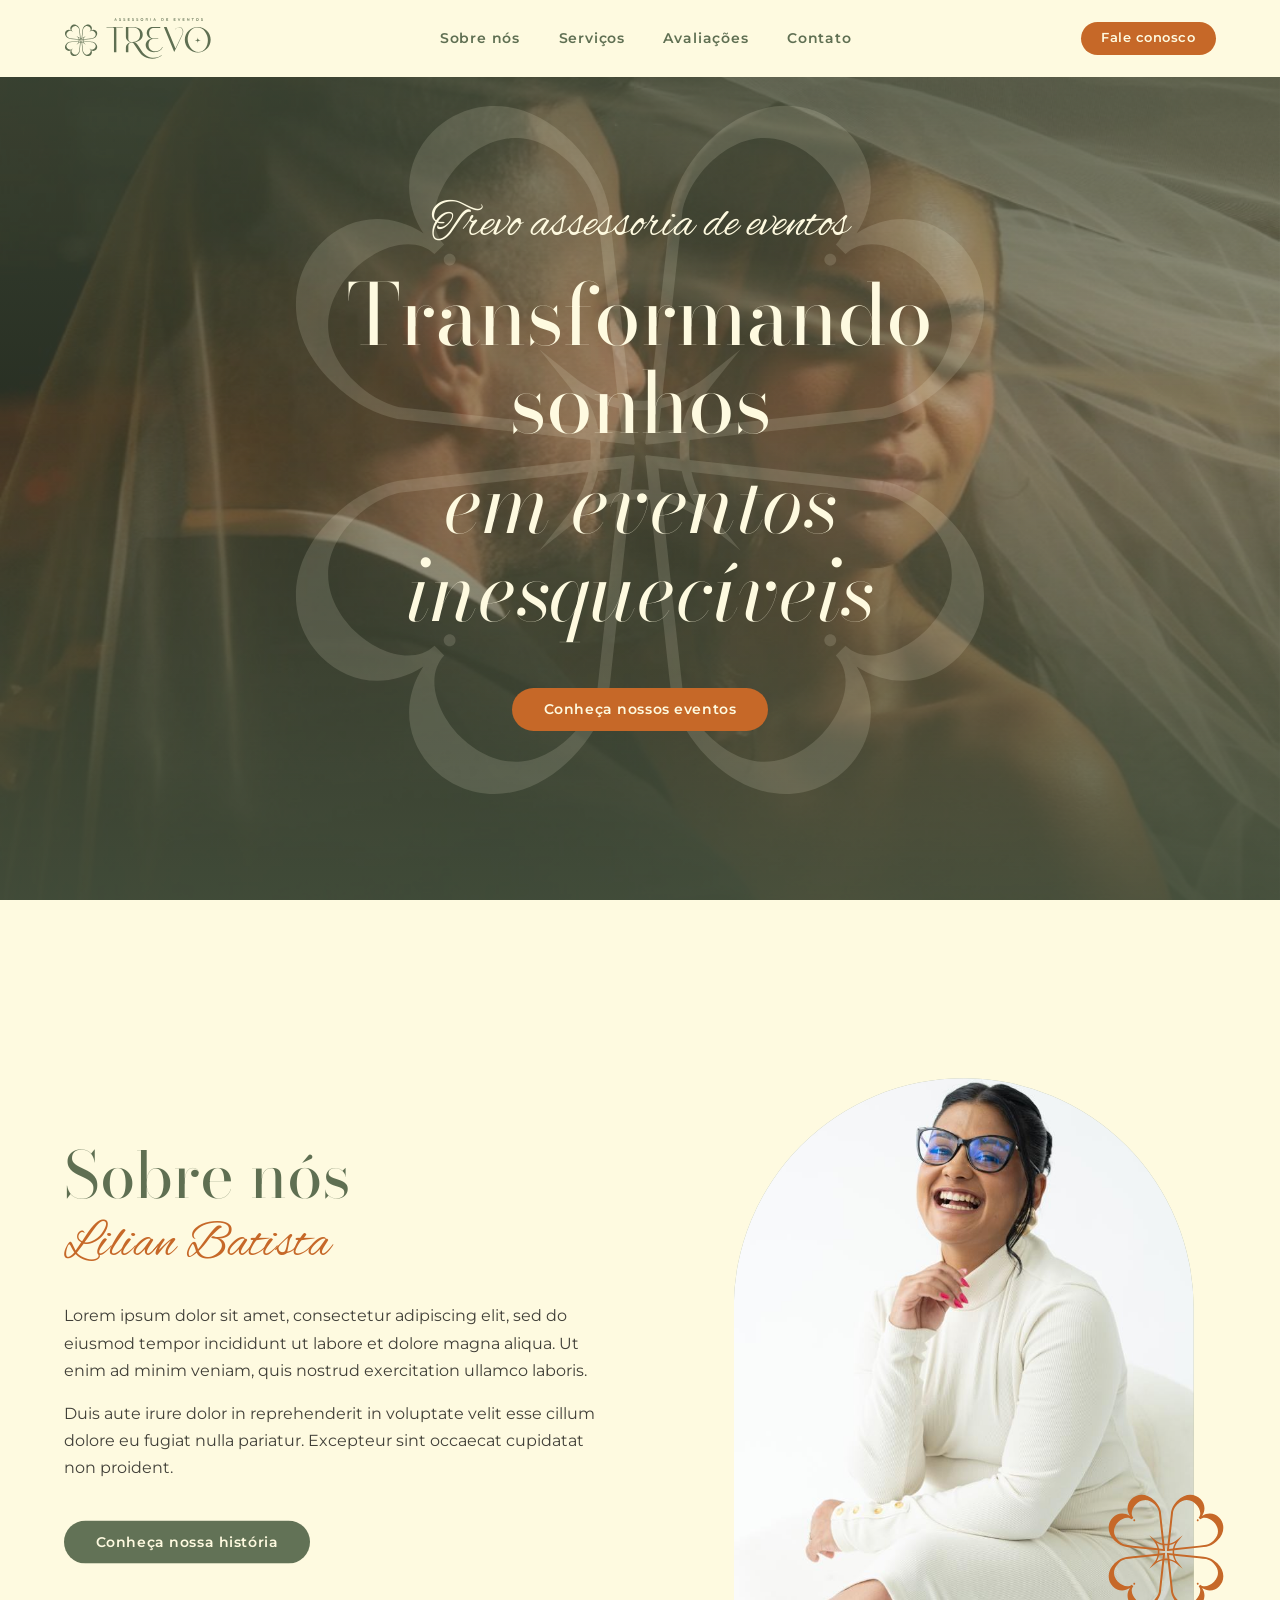
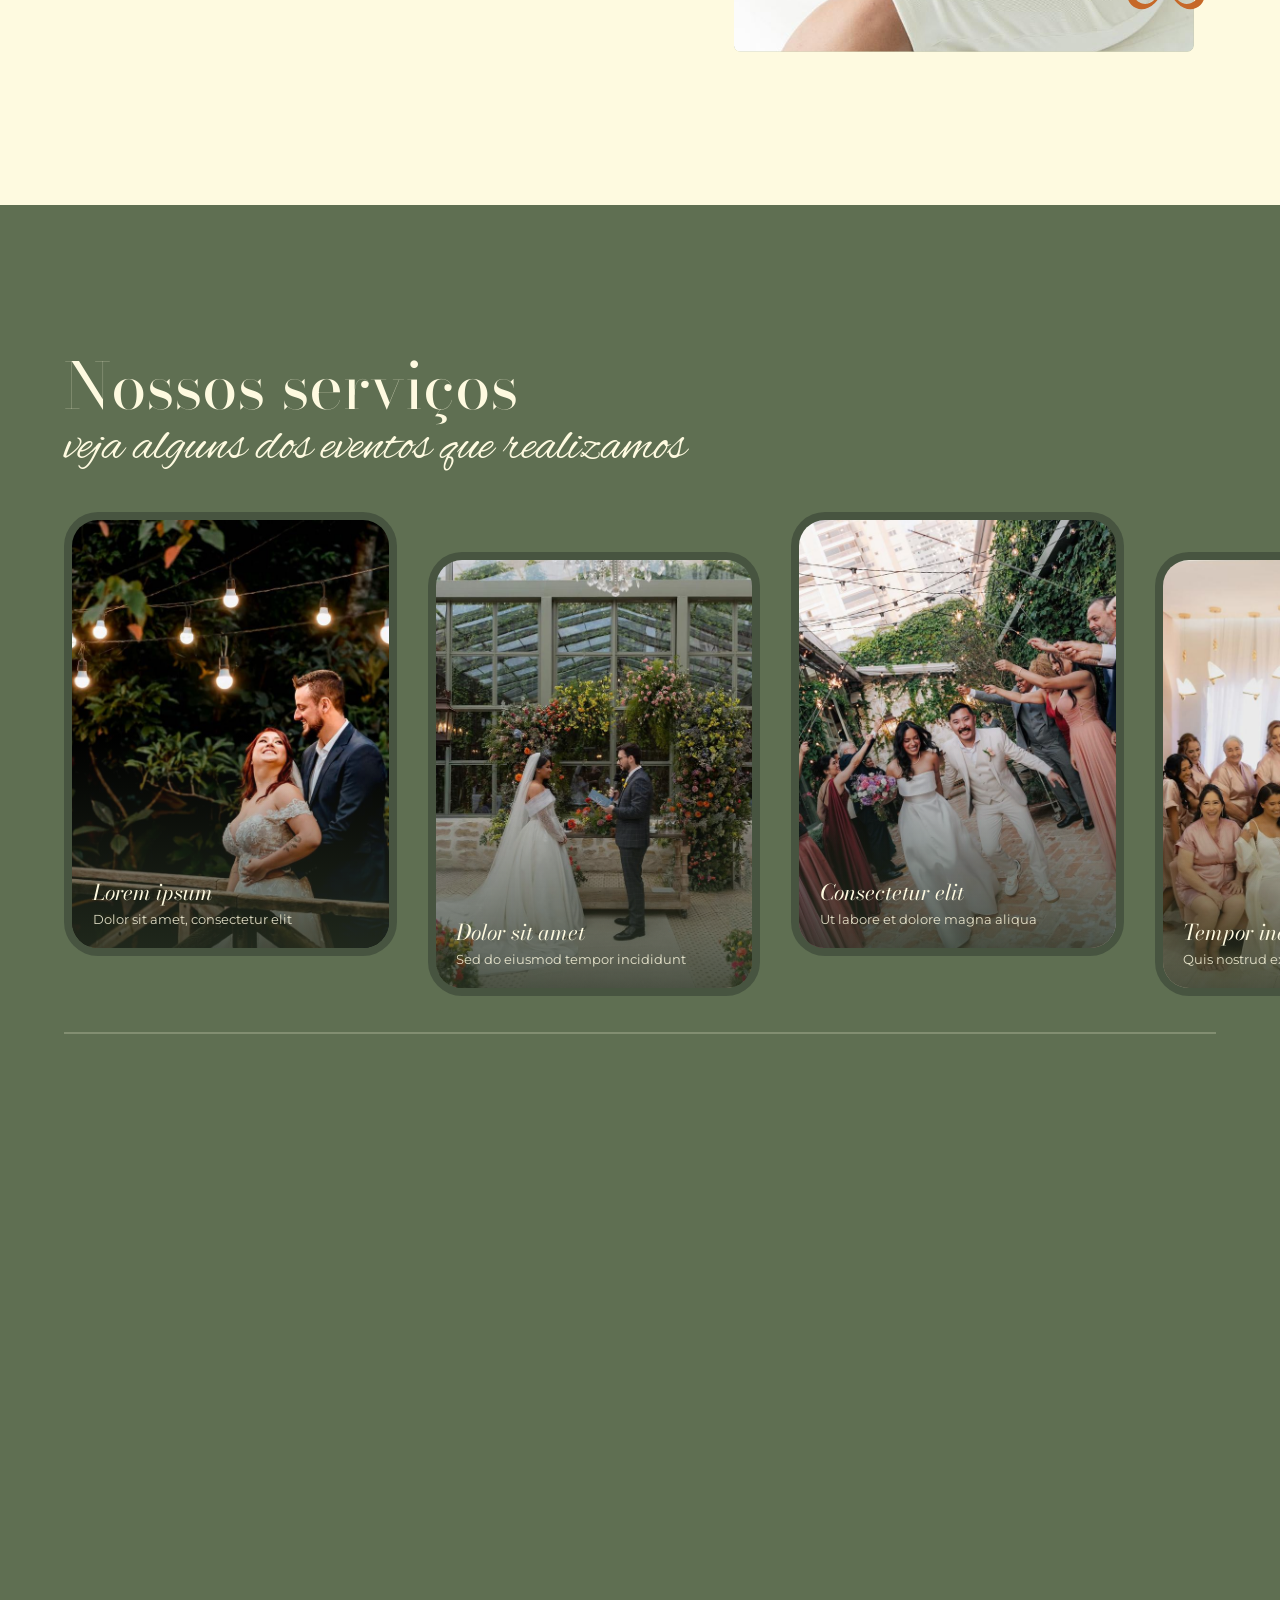
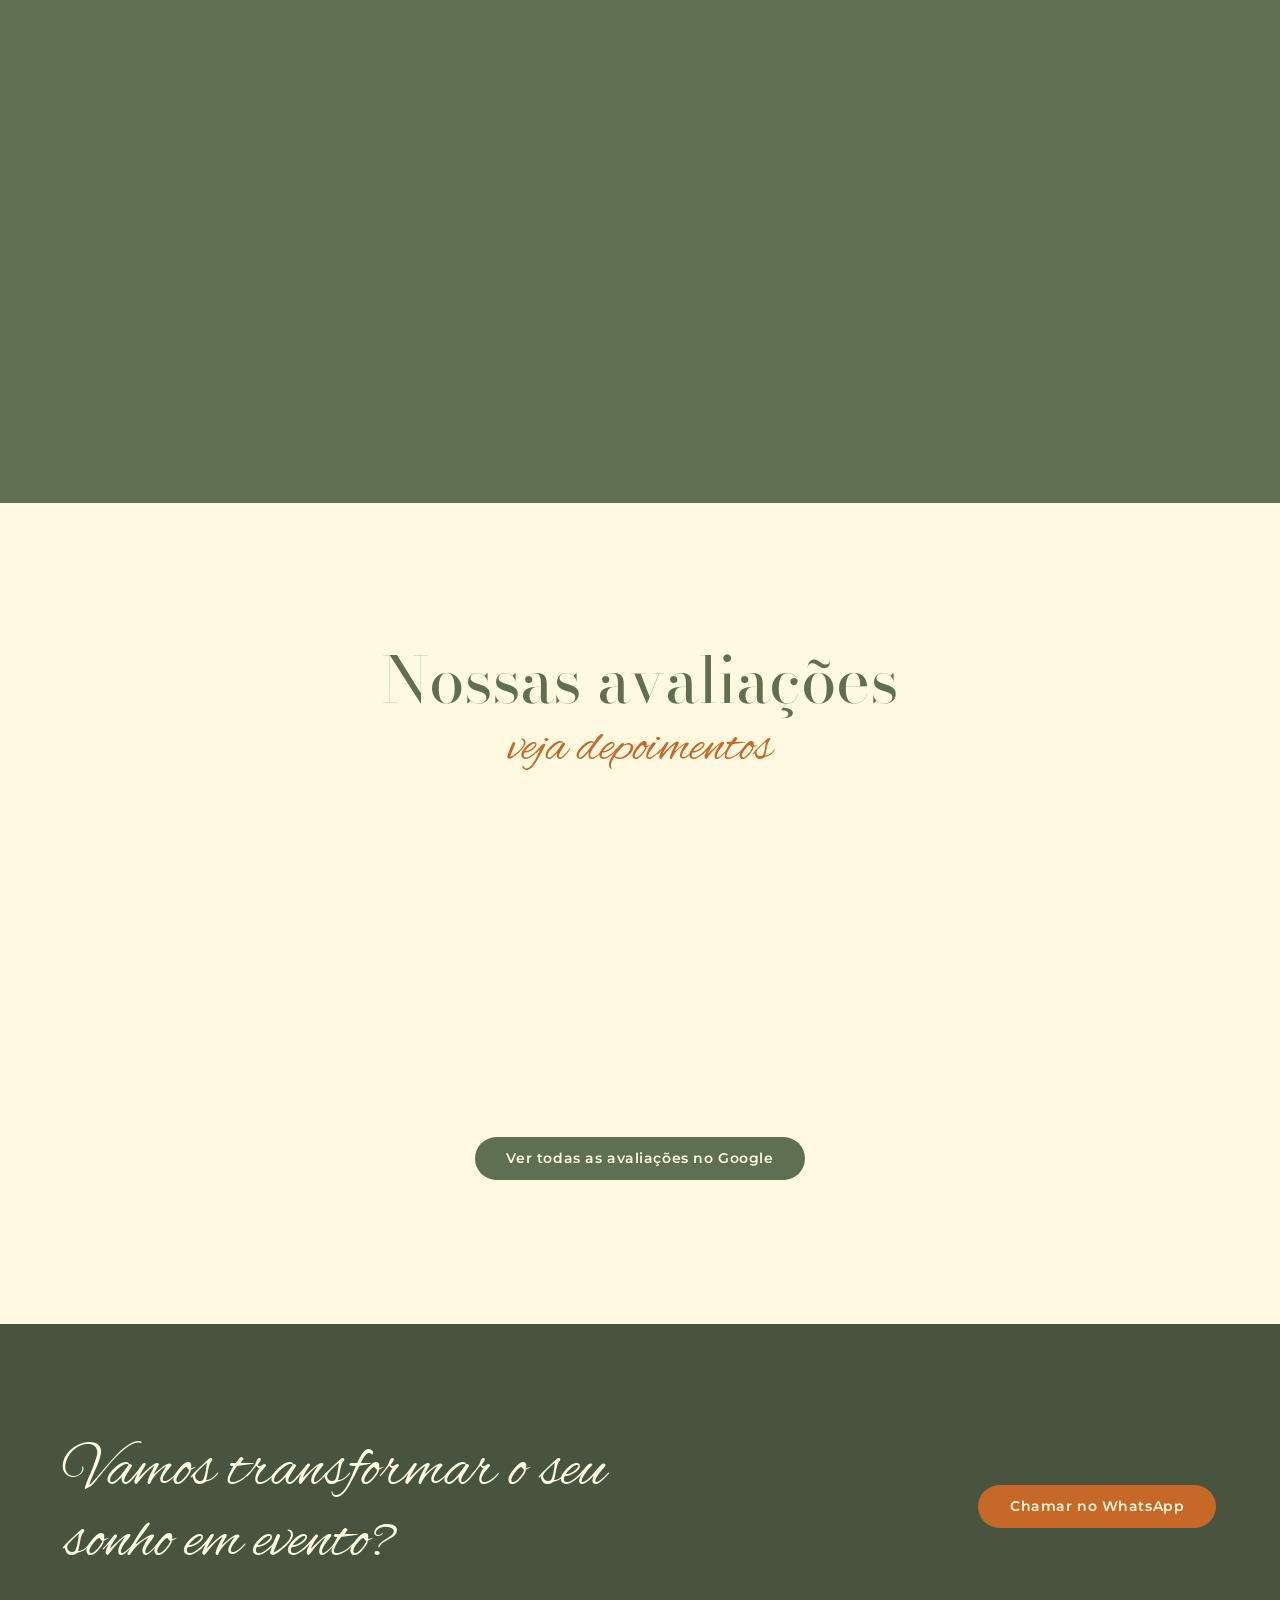
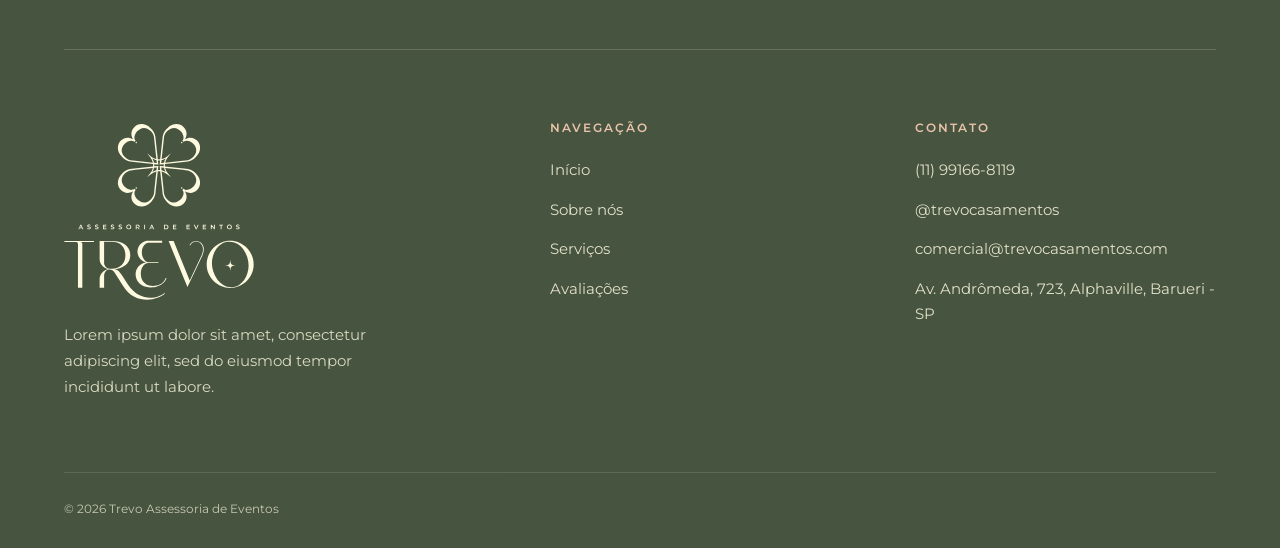
<file: index.html>
<!DOCTYPE html>
<html lang="pt-BR">
<head>
<meta charset="utf-8">
<meta name="viewport" content="width=device-width, initial-scale=1, viewport-fit=cover">
<title>Trevo Assessoria de Eventos</title>
<meta name="description" content="Trevo Assessoria de Eventos: transformando sonhos em eventos inesquecíveis.">
<meta name="color-scheme" content="light">
<link rel="preconnect" href="https://fonts.googleapis.com">
<link rel="preconnect" href="https://fonts.gstatic.com" crossorigin>
<link href="https://fonts.googleapis.com/css2?family=Alex+Brush&family=Bodoni+Moda:ital,opsz,wght@0,6..96,400..600;1,6..96,400..600&family=Montserrat:wght@400;500;600&display=swap" rel="stylesheet">
<link rel="stylesheet" href="assets/css/style.css">
</head>
<body>

<header class="nav" id="nav">
  <a class="nav__logo" href="#inicio" aria-label="Trevo Assessoria de Eventos, início"><img src="assets/img/trevo-logo-horizontal-verde.svg" class="logo-h" width="599" height="170" alt="Trevo Assessoria de Eventos"></a>
  <nav aria-label="Principal">
    <a href="#sobre">Sobre nós</a><a href="#servicos">Serviços</a><a href="#avaliacoes">Avaliações</a><a href="#contato">Contato</a>
  </nav>
  <a class="btn btn--sm nav__cta" href="https://wa.me/5511991668119" target="_blank" rel="noopener">Fale conosco</a>
  <button class="burger" type="button" aria-label="Abrir menu" aria-expanded="false" aria-controls="menu"><span></span><span></span></button>
</header>

<div class="menu" id="menu" aria-hidden="true">
  <nav aria-label="Menu mobile">
    <a style="--i:0" href="#inicio">Início</a><a style="--i:1" href="#sobre">Sobre nós</a><a style="--i:2" href="#servicos">Serviços</a><a style="--i:3" href="#avaliacoes">Avaliações</a><a style="--i:4" href="#contato">Contato</a>
  </nav>
  <a class="btn" href="https://wa.me/5511991668119" target="_blank" rel="noopener">Fale conosco</a>
</div>

<main>
<section class="hero" id="inicio">
  <div class="hero__bg"><img src="assets/img/hero.jpg" width="1066" height="1600" alt="Noivos abraçados sob o véu em uma foto noturna"></div>
  <div class="hero__veil"></div>
  <div class="hero__mark" aria-hidden="true"><img src="assets/img/trevo-simbolo-creme.svg" alt="" width="498" height="498"></div>
  <div class="hero__copy">
    <p class="hero__script">Trevo assessoria de eventos</p>
    <h1><span class="line"><span>Transformando sonhos</span></span><span class="line"><span>em eventos inesquecíveis</span></span></h1>
    <a class="btn" href="#servicos">Conheça nossos eventos</a>
  </div>
</section>

<section class="sobre" id="sobre">
  <div class="sobre__text">
    <h2 class="titulo">Sobre nós</h2>
    <p class="script">Lilian Batista</p>
    <p>Lorem ipsum dolor sit amet, consectetur adipiscing elit, sed do eiusmod tempor incididunt ut labore et dolore magna aliqua. Ut enim ad minim veniam, quis nostrud exercitation ullamco laboris.</p>
    <p>Duis aute irure dolor in reprehenderit in voluptate velit esse cillum dolore eu fugiat nulla pariatur. Excepteur sint occaecat cupidatat non proident.</p>
    <a class="btn btn--verde" href="#contato">Conheça nossa história</a>
  </div>
  <figure class="sobre__foto">
    <div class="arch"><img src="assets/img/lilian.jpg" width="853" height="1280" alt="Lilian Batista, fundadora da Trevo, sorrindo" loading="lazy"></div>
    <div class="sobre__mark" aria-hidden="true"><img src="assets/img/trevo-simbolo-laranja.svg" alt="" width="498" height="498"></div>
  </figure>
</section>

<section class="servicos" id="servicos">
  <div class="servicos__pin">
    <div class="servicos__head">
      <h2 class="titulo">Nossos serviços</h2>
      <p class="script">veja alguns dos eventos que realizamos</p>
    </div>
    <div class="track">
      <figure class="card"><div class="ph"><img src="assets/img/evento-1.jpg" width="800" height="1128" alt="Noiva e noivo abraçados sob luzes à noite"><figcaption>Lorem ipsum<small>Dolor sit amet, consectetur elit</small></figcaption></div></figure>
      <figure class="card"><div class="ph"><img src="assets/img/evento-2.jpg" width="800" height="1189" alt="Cerimônia em estufa com lustre e flores"><figcaption>Dolor sit amet<small>Sed do eiusmod tempor incididunt</small></figcaption></div></figure>
      <figure class="card"><div class="ph"><img src="assets/img/evento-3.jpg" width="800" height="1200" alt="Noivos entrando na festa entre convidados"><figcaption>Consectetur elit<small>Ut labore et dolore magna aliqua</small></figcaption></div></figure>
      <figure class="card"><div class="ph"><img src="assets/img/evento-4.jpg" width="800" height="1185" alt="Noiva com as madrinhas antes da cerimônia"><figcaption>Tempor incididunt<small>Quis nostrud exercitation ullamco</small></figcaption></div></figure>
      <figure class="card"><div class="ph"><img src="assets/img/evento-5.jpg" width="800" height="971" alt="Mesa de bolo decorada com flores"><figcaption>Magna aliqua<small>Duis aute irure dolor in velit</small></figcaption></div></figure>
      <figure class="card"><div class="ph"><img src="assets/img/evento-6.jpg" width="800" height="1172" alt="Noivos diante do altar com lustre"><figcaption>Veniam nostrud<small>Excepteur sint occaecat cupidatat</small></figcaption></div></figure>
    </div>
    <div class="progress" aria-hidden="true"><i></i></div>
  </div>
</section>

<section class="avaliacoes" id="avaliacoes" data-widget-script="https://cdn.featurable.com/widget/v2/embed.js">
  <h2 class="titulo">Nossas avaliações</h2>
  <p class="script">veja depoimentos</p>
  <!-- Widget do Featurable: o script é carregado por assets/js/main.js quando a seção se aproxima da tela -->
  <div class="avaliacoes__widget">
    <div id="featurable-085779ca-e89b-4d15-8d37-fd637324107b" data-featurable-async data-location-code="pt-BR"></div>
    <p class="avaliacoes__vazio" hidden>Não foi possível carregar as avaliações agora.</p>
  </div>
  <a class="btn btn--verde avaliacoes__cta" href="https://maps.app.goo.gl/pgEDcYPfuPmSTBmP6?g_st=aw" target="_blank" rel="noopener">Ver todas as avaliações no Google</a>
</section>
</main>

<footer class="rodape" id="contato">
  <div class="rodape__cta">
    <h2 class="script">Vamos transformar o seu sonho em evento?</h2>
    <a class="btn" href="https://wa.me/5511991668119" target="_blank" rel="noopener">Chamar no WhatsApp</a>
  </div>
  <div class="rodape__grid">
    <div class="rodape__marca">
      <img src="assets/img/trevo-logo-vertical-creme.svg" class="logo-v" width="525" height="491" alt="Trevo Assessoria de Eventos">
      <p>Lorem ipsum dolor sit amet, consectetur adipiscing elit, sed do eiusmod tempor incididunt ut labore.</p>
    </div>
    <nav class="rodape__col" aria-label="Rodapé">
      <h3>Navegação</h3>
      <a href="#inicio">Início</a><a href="#sobre">Sobre nós</a><a href="#servicos">Serviços</a><a href="#avaliacoes">Avaliações</a>
    </nav>
    <div class="rodape__col">
      <h3>Contato</h3>
      <a href="https://wa.me/5511991668119" target="_blank" rel="noopener">(11) 99166-8119</a>
      <a href="https://www.instagram.com/trevoeventosoficial" target="_blank" rel="noopener">@trevocasamentos</a>
      <a href="mailto:comercial@trevocasamentos.com">comercial@trevocasamentos.com</a>
      <a href="https://maps.app.goo.gl/pgEDcYPfuPmSTBmP6?g_st=aw" target="_blank" rel="noopener">Av. Andrômeda, 723, Alphaville, Barueri - SP</a>
    </div>
  </div>
  <small class="rodape__fim">© 2026 Trevo Assessoria de Eventos</small>
</footer>

<script src="assets/js/vendor/gsap.min.js"></script>
<script src="assets/js/vendor/ScrollTrigger.min.js"></script>
<script src="assets/js/vendor/lenis.min.js"></script>
<script src="assets/js/main.js"></script>
</body>
</html>
</file>
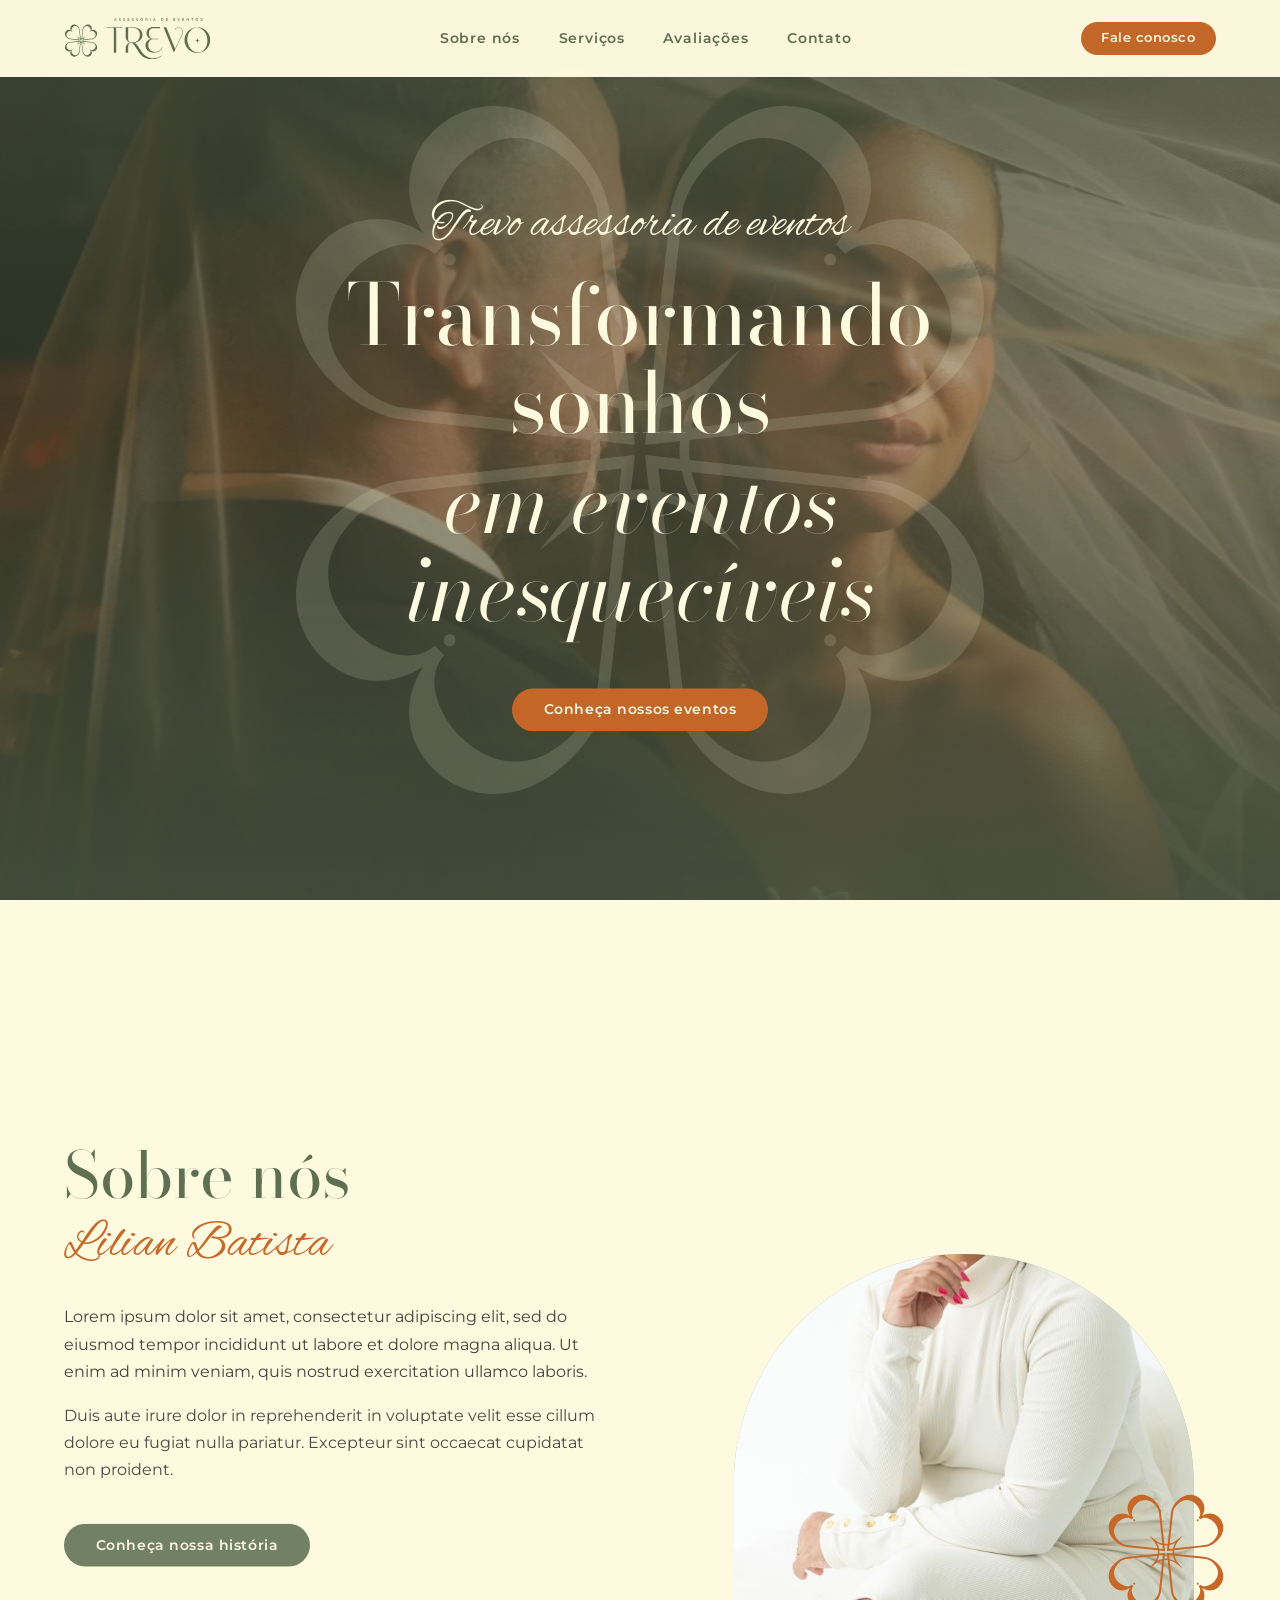
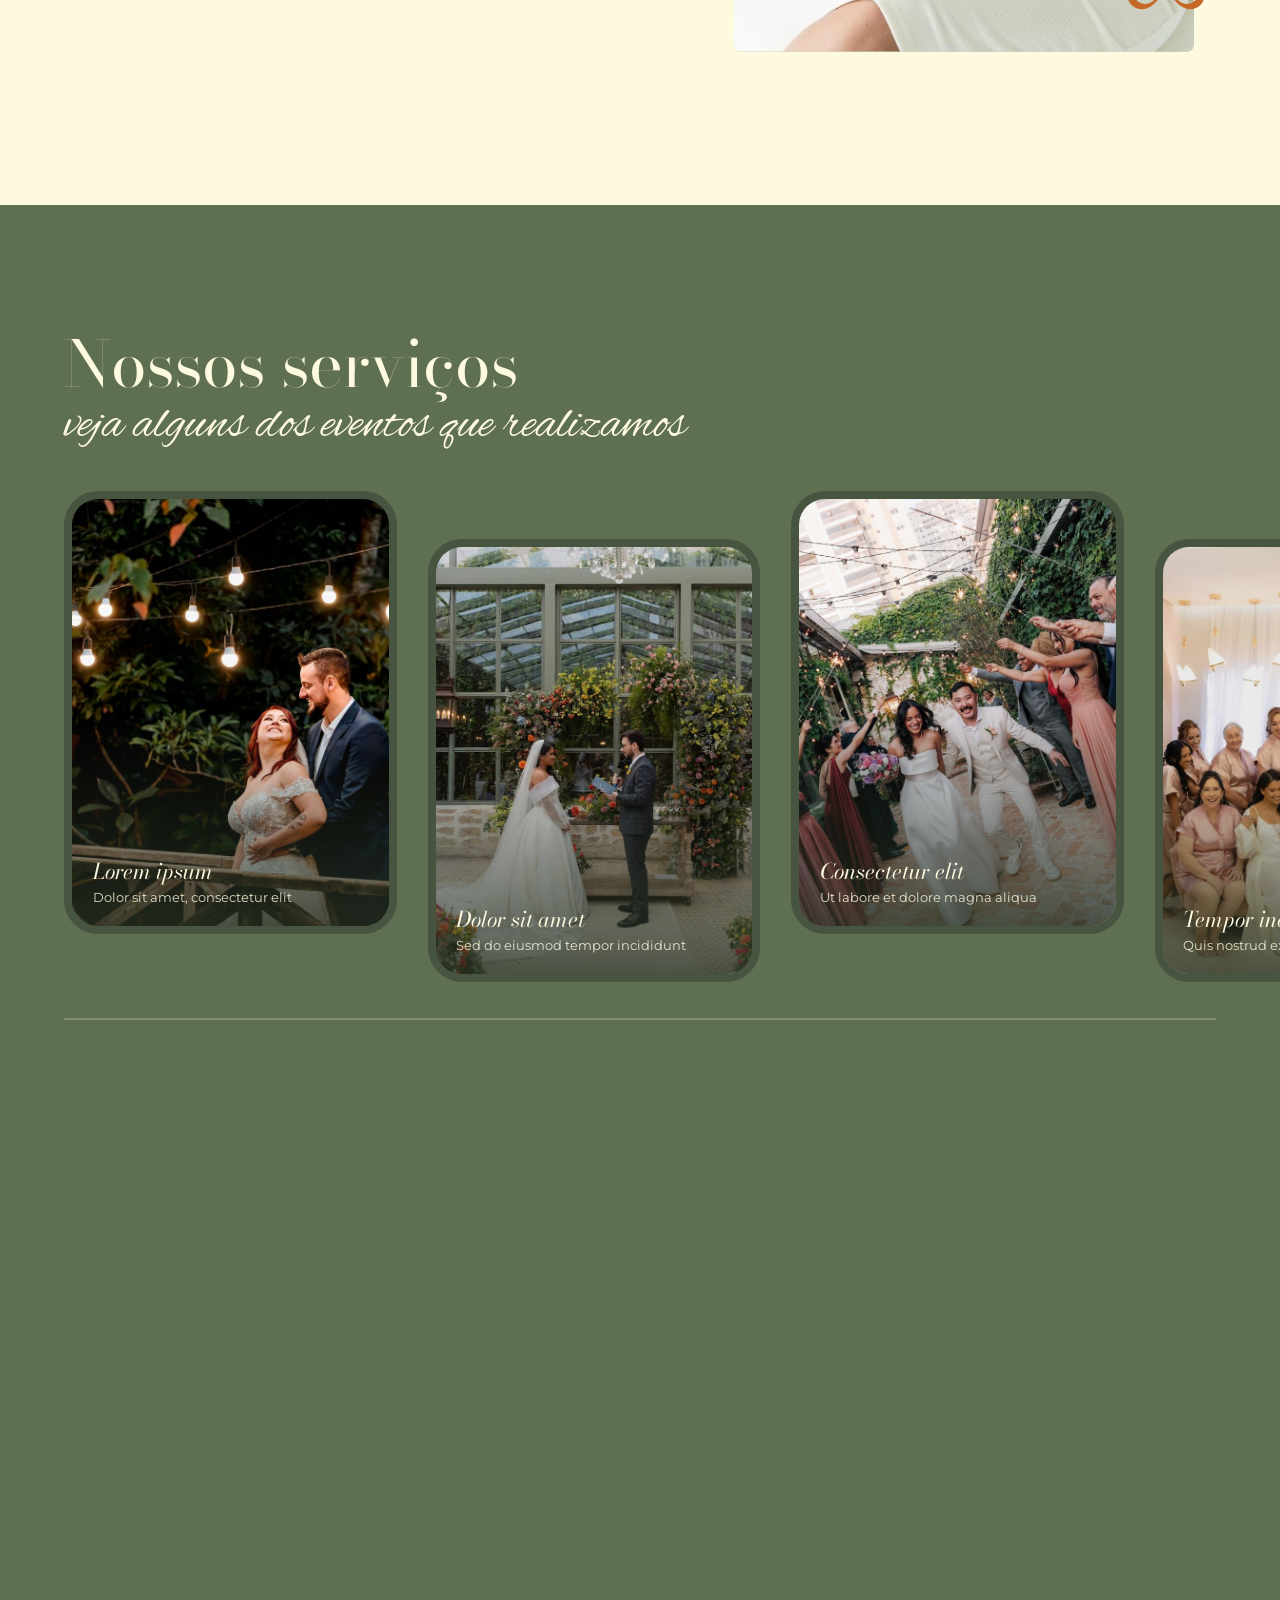
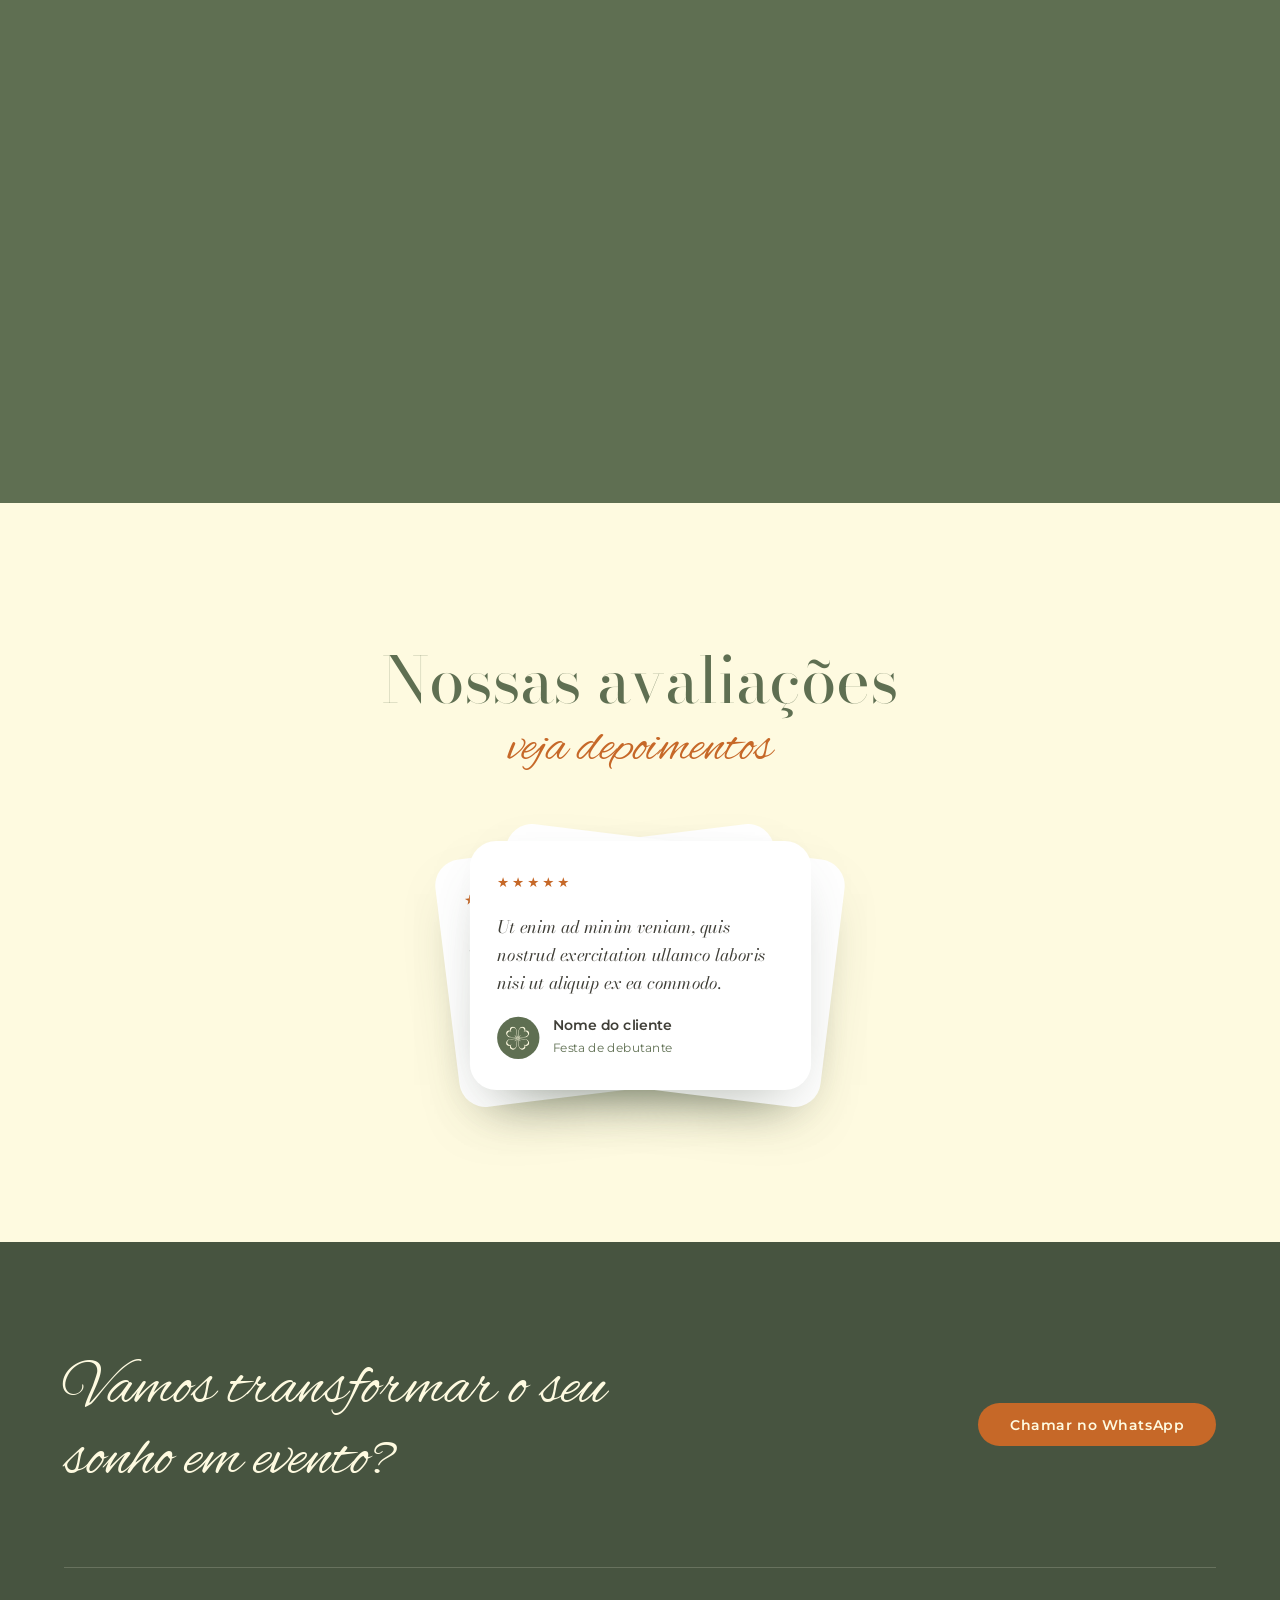
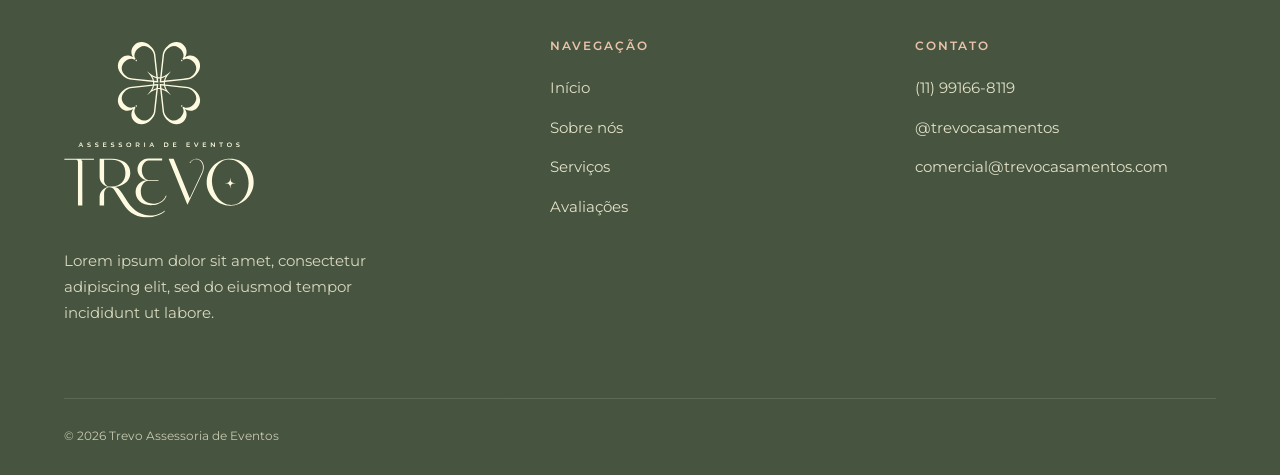
<file: index.local-backup.html>
<!DOCTYPE html>
<html lang="pt-BR">
<head>
<meta charset="utf-8">
<meta name="viewport" content="width=device-width, initial-scale=1, viewport-fit=cover">
<title>Trevo Assessoria de Eventos</title>
<meta name="description" content="Trevo Assessoria de Eventos: transformando sonhos em eventos inesquecíveis.">
<meta name="color-scheme" content="light">
<link rel="preconnect" href="https://fonts.googleapis.com">
<link rel="preconnect" href="https://fonts.gstatic.com" crossorigin>
<link href="https://fonts.googleapis.com/css2?family=Alex+Brush&family=Bodoni+Moda:ital,opsz,wght@0,6..96,400..600;1,6..96,400..600&family=Montserrat:wght@400;500;600&display=swap" rel="stylesheet">
<style>
:root{--verde:#5F6F52;--verde-esc:#475440;--canela:#C66828;--sereno:#AEB591;--luz:#FEFAE0;--tinta:#403F38;
--serif:"Bodoni Moda","Bodoni 72",Didot,Georgia,serif;--script:"Alex Brush","Snell Roundhand",cursive;--sans:Montserrat,system-ui,sans-serif;
--pad:clamp(1.25rem,5vw,5rem);--ease:cubic-bezier(.2,.7,.2,1);color-scheme:light}
*{box-sizing:border-box;margin:0}
html.lenis,html.lenis body{height:auto}
.lenis.lenis-smooth{scroll-behavior:auto!important}
body{font:400 1rem/1.7 var(--sans);color:var(--tinta);background:var(--luz);-webkit-font-smoothing:antialiased;overflow-x:hidden}
img{display:block;max-width:100%}
a{color:inherit;text-decoration:none}
:focus-visible{outline:2px solid var(--canela);outline-offset:3px}
svg{fill:currentColor}.logo-h{display:block}
.logo-h{height:2.6rem;width:auto;aspect-ratio:599/170}

/* botões */
.btn{position:relative;display:inline-flex;align-items:center;justify-content:center;padding:1em 2.2em;border-radius:999px;background:var(--canela);color:var(--luz);font:600 .9rem/1 var(--sans);letter-spacing:.04em;overflow:hidden;isolation:isolate;transition:color .5s}
.btn::before{content:"";position:absolute;inset:0;z-index:-1;border-radius:inherit;background:var(--luz);transform:translateY(101%);transition:transform .55s var(--ease)}
.btn:hover{color:var(--verde)}.btn:hover::before{transform:none}
.btn--sm{padding:.8em 1.6em;font-size:.8rem}
.btn--verde{background:var(--verde)}.btn--verde::before{background:var(--canela)}.btn--verde:hover{color:var(--luz)}

/* menu */
.nav{position:fixed;inset:0 0 auto;z-index:50;display:flex;align-items:center;justify-content:space-between;gap:2rem;padding:calc(1.1rem + env(safe-area-inset-top,0px)) var(--pad) 1.1rem;color:var(--verde);background:var(--luz);transition:transform .6s var(--ease),box-shadow .4s,padding .4s}
.nav.is-solid{box-shadow:0 14px 34px -22px rgba(71,84,64,.6);padding-block:calc(.7rem + env(safe-area-inset-top,0px)) .7rem}
.nav.is-hidden{transform:translateY(-100%)}
.nav .btn::before{background:var(--verde)}.nav .btn:hover{color:var(--luz)}
.nav nav{display:flex;gap:clamp(1rem,3vw,2.6rem);font-size:.85rem;font-weight:600;letter-spacing:.06em}
.nav nav a{position:relative;padding:.3rem 0}
.nav nav a::after{content:"";position:absolute;inset:auto 0 0;height:1px;background:currentColor;transform:scaleX(0);transform-origin:right;transition:transform .5s var(--ease)}
.nav nav a:hover::after{transform:scaleX(1);transform-origin:left}

/* topo */
.hero{position:relative;min-height:100svh;display:grid;place-items:center;text-align:center;color:var(--luz);overflow:hidden;isolation:isolate}
.hero__bg{position:absolute;inset:-6% 0;z-index:-3}
.hero__bg img{width:100%;height:100%;object-fit:cover;object-position:62% 40%}
.hero__veil{position:absolute;inset:0;z-index:-2;background:linear-gradient(180deg,rgba(71,84,64,.8),rgba(95,111,82,.42) 48%,rgba(71,84,64,.88))}
.hero__mark{position:absolute;inset:0;margin:auto;z-index:-1;width:min(80vmin,740px);height:min(80vmin,740px);opacity:.14;color:var(--luz)}
.hero__mark svg{width:100%;height:100%}
.hero__copy{max-width:62rem;padding:8rem var(--pad) 6rem}
.hero__script{font:400 clamp(1.9rem,3.8vw,3rem)/1 var(--script);margin-bottom:1.4rem}
.hero h1{font:400 clamp(2.4rem,6.6vw,5.8rem)/1.04 var(--serif);letter-spacing:-.01em;margin-bottom:2.6rem}
.hero h1 .line{display:block;overflow:hidden;padding-bottom:.14em}
.hero h1 .line>span{display:block}
.hero h1 .line:last-child{font-style:italic}

/* títulos */
.titulo{font:400 clamp(2.2rem,5vw,4.2rem)/1.05 var(--serif);color:var(--verde)}
.script{font:400 clamp(2rem,4vw,3.2rem)/1.1 var(--script);color:var(--canela)}

/* sobre nós */
.sobre{display:grid;grid-template-columns:1.05fr .95fr;gap:clamp(2rem,7vw,7rem);align-items:center;padding:clamp(5rem,12vw,10rem) var(--pad);overflow:hidden}
.sobre .script{margin:.5rem 0 1.8rem}
.sobre__text p:not(.script){max-width:34rem}
.sobre__text p+p{margin-top:1rem}
.sobre__text .btn{margin-top:2.4rem}
.sobre__foto{position:relative;justify-self:center;width:min(100%,460px)}
.arch{aspect-ratio:4/5.2;border-radius:999px 999px 28px 28px;overflow:hidden;background:var(--sereno)}
.arch img{width:100%;height:100%;object-fit:cover;object-position:50% 22%}
.sobre__mark{position:absolute;right:-2rem;bottom:2.5rem;width:7.5rem;height:7.5rem;color:var(--canela)}
.sobre__mark svg{width:100%;height:100%}

/* serviços */
.servicos{background:var(--verde);color:var(--luz)}
.servicos__pin{min-height:100svh;display:flex;flex-direction:column;justify-content:center;gap:clamp(1.5rem,4vh,3rem);padding:clamp(4.5rem,9vh,6.5rem) 0 2.5rem}
.servicos__head{padding:0 var(--pad)}
.servicos .titulo,.servicos .script{color:var(--luz)}
.track{display:flex;align-items:flex-start;gap:clamp(1rem,2.4vw,2rem);padding:0 var(--pad);width:max-content}
.card{flex:none;width:min(26vw,calc((100svh - 18rem)*.72));min-width:240px;aspect-ratio:3/4;padding:.5rem;border-radius:34px;background:var(--verde-esc)}
.card:nth-child(even){margin-top:3rem}
.ph{position:relative;height:100%;border-radius:26px;overflow:hidden}
.ph img{position:absolute;top:0;left:-10%;width:120%;max-width:none;height:100%;object-fit:cover}
.ph::after{content:"";position:absolute;inset:50% 0 0;background:linear-gradient(transparent,rgba(40,50,35,.78))}
.ph figcaption{position:absolute;z-index:1;left:1.3rem;right:1.3rem;bottom:1.2rem;font:italic 400 1.35rem/1.2 var(--serif)}
.ph figcaption small{display:block;margin-top:.3rem;font:400 .8rem/1.4 var(--sans);opacity:.85}
.progress{margin:0 var(--pad);height:2px;background:rgba(254,250,224,.22)}
.progress i{display:block;height:100%;background:var(--canela);transform:scaleX(0);transform-origin:left}

/* avaliações */
.avaliacoes{padding:clamp(5rem,12vw,9rem) var(--pad);text-align:center;overflow:hidden}
.avaliacoes .script{margin:.4rem 0 3.5rem}
.avaliacoes__lista{display:grid;grid-template-columns:repeat(3,1fr);gap:clamp(1rem,2.5vw,2rem);max-width:72rem;margin:auto;text-align:left}
.review{position:relative;display:flex;flex-direction:column;gap:1.3rem;padding:2rem 1.8rem;border-radius:28px;background:#fff;box-shadow:0 26px 60px -30px rgba(71,84,64,.5)}
.review:nth-child(2){z-index:2}
.stars{color:var(--canela);letter-spacing:.22em;font-size:.9rem}
.review q{quotes:none;font:italic 400 1.15rem/1.6 var(--serif)}
.review footer{display:flex;align-items:center;gap:.9rem;margin-top:auto}
.avatar{flex:none;width:2.8rem;height:2.8rem;padding:.6rem;border-radius:50%;background:var(--verde);color:var(--luz)}
.avatar svg{width:100%;height:100%}
.review strong{display:block;font-size:.95rem;font-weight:600;line-height:1.3}
.review small{color:var(--verde);font-size:.8rem}

/* contato */

/* rodapé */
.rodape{background:var(--verde-esc);color:var(--luz);padding:clamp(4rem,9vw,7rem) var(--pad) calc(1.8rem + env(safe-area-inset-bottom,0px))}
.rodape__cta{display:flex;flex-wrap:wrap;align-items:center;justify-content:space-between;gap:1.8rem 3rem;padding-bottom:clamp(2.5rem,6vw,4.5rem);border-bottom:1px solid rgba(254,250,224,.18)}
.rodape .script{color:var(--luz);font-size:clamp(2.2rem,5vw,4rem);max-width:36rem}
.rodape__grid{display:grid;grid-template-columns:1.4fr 1fr 1fr;gap:2.5rem 4rem;padding:clamp(2.5rem,6vw,4.5rem) 0}
.rodape__marca{max-width:22rem}
.rodape__marca p{opacity:.8;font-size:.95rem}
.logo-v{width:min(100%,190px);height:auto;aspect-ratio:524.9/491;margin-bottom:1.4rem}
.rodape__col{display:flex;flex-direction:column;gap:.85rem;font-size:.95rem}
.rodape__col h3{margin-bottom:.6rem;font:600 .75rem/1 var(--sans);letter-spacing:.16em;text-transform:uppercase;color:#E8C3A9}
.rodape__col a{width:fit-content;opacity:.85;transition:opacity .3s,color .3s}
.rodape__col a:hover{opacity:1;color:var(--sereno)}
.rodape__fim{display:block;padding-top:1.6rem;border-top:1px solid rgba(254,250,224,.18);opacity:.7;font-size:.78rem}

@media (max-width:899px){
 .nav nav{display:none}
 .sobre{grid-template-columns:1fr}
 .sobre__mark{right:.5rem}
 .servicos__pin{min-height:0;padding-bottom:3.5rem}
 .track{width:auto;overflow-x:auto;scroll-snap-type:x mandatory;padding-bottom:1rem;scrollbar-width:none}
 .card{width:72vw;scroll-snap-align:center}
 .progress{display:none}
 .avaliacoes__lista{grid-template-columns:1fr}
 .rodape__grid{grid-template-columns:1fr}
}
</style>
</head>
<body>
<svg width="0" height="0" style="position:absolute" aria-hidden="true" focusable="false"><symbol id="simbolo" viewBox="281.0 291.0 498.1 498.1"><path fill-rule="evenodd" d="M 658.785156 668.769531 C 657.1875 670.363281 657.214844 672.945312 658.8125 674.542969 C 660.410156 676.140625 662.992188 676.167969 664.585938 674.574219 C 666.183594 672.976562 666.183594 670.363281 664.585938 668.769531 C 662.992188 667.171875 660.378906 667.171875 658.785156 668.769531 "/><path fill-rule="evenodd" d="M 395.472656 668.738281 C 393.847656 670.363281 393.875 672.945312 395.472656 674.542969 C 397.066406 676.140625 399.652344 676.167969 401.277344 674.542969 C 402.871094 672.949219 402.84375 670.363281 401.246094 668.769531 C 399.648438 667.171875 397.066406 667.144531 395.472656 668.738281 "/><path fill-rule="evenodd" d="M 401.246094 411.230469 C 402.871094 409.605469 402.871094 407.054688 401.246094 405.429688 C 399.652344 403.832031 397.097656 403.832031 395.472656 405.457031 C 393.875 407.050781 393.875 409.605469 395.472656 411.203125 C 397.097656 412.828125 399.652344 412.828125 401.246094 411.230469 "/><path fill-rule="evenodd" d="M 727.941406 492.171875 C 718.710938 501.402344 707.886719 507.699219 696.628906 510.425781 L 682.433594 511.964844 L 667.691406 513.589844 L 565.710938 524.675781 C 568.035156 514.171875 572.734375 504.070312 579.84375 495.160156 L 599.550781 470.464844 L 574.851562 490.167969 C 565.945312 497.28125 555.84375 501.980469 545.339844 504.304688 L 556.425781 402.324219 L 558.050781 387.578125 L 559.585938 373.386719 C 562.316406 362.128906 568.613281 351.300781 577.84375 342.074219 C 614.175781 307.015625 645.636719 332.960938 654.402344 341.726562 C 670.566406 357.890625 679.097656 383.3125 665.515625 397.824219 L 668.824219 401.191406 L 672.191406 404.5 C 686.703125 390.917969 712.125 399.449219 728.289062 415.613281 C 737.054688 424.378906 762.996094 455.835938 727.941406 492.171875 M 544.613281 511.125 C 553.027344 509.382812 561.183594 506.101562 568.699219 501.316406 C 563.910156 508.832031 560.632812 516.988281 558.890625 525.402344 L 542.84375 527.171875 Z M 557.671875 546.183594 L 537.734375 544.003906 L 537.734375 543.890625 L 537.328125 543.945312 L 537.183594 543.917969 L 534.28125 543.628906 L 533.960938 543.945312 L 534.195312 544.179688 L 533.644531 544.265625 L 533.933594 547.167969 L 533.960938 547.3125 L 533.902344 547.71875 L 534.019531 547.71875 L 536.195312 567.65625 C 532.105469 567.28125 527.925781 567.28125 523.863281 567.6875 L 526.039062 547.691406 L 526.15625 547.691406 L 526.097656 547.285156 L 526.128906 547.140625 L 526.414062 544.238281 L 526.097656 543.917969 L 525.863281 544.152344 L 525.777344 543.597656 L 522.875 543.886719 L 522.730469 543.917969 L 522.324219 543.859375 L 522.324219 543.976562 L 502.328125 546.152344 C 502.734375 542.089844 502.734375 537.910156 502.328125 533.847656 L 522.324219 536.023438 L 522.324219 536.140625 L 522.730469 536.082031 L 522.875 536.113281 L 525.777344 536.402344 L 526.097656 536.082031 L 525.863281 535.847656 L 526.414062 535.761719 L 526.128906 532.863281 L 526.097656 532.714844 L 526.15625 532.308594 L 526.039062 532.308594 L 523.863281 512.3125 C 527.925781 512.71875 532.105469 512.71875 536.195312 512.34375 L 534.019531 532.28125 L 533.902344 532.28125 L 533.960938 532.6875 L 533.933594 532.832031 L 533.640625 535.734375 L 533.960938 536.054688 L 534.195312 535.820312 L 534.28125 536.371094 L 537.183594 536.082031 L 537.328125 536.054688 L 537.734375 536.113281 L 537.734375 535.996094 L 557.671875 533.816406 C 557.296875 537.910156 557.296875 542.089844 557.671875 546.183594 M 558.890625 554.597656 C 560.632812 563.011719 563.910156 571.167969 568.699219 578.6875 C 561.183594 573.898438 553.027344 570.617188 544.613281 568.875 L 544.585938 568.847656 L 542.84375 552.828125 L 558.863281 554.570312 Z M 667.691406 566.410156 L 682.433594 568.035156 L 696.628906 569.574219 C 707.886719 572.300781 718.714844 578.597656 727.941406 587.828125 C 762.996094 624.160156 737.054688 655.621094 728.289062 664.386719 C 712.125 680.550781 686.699219 689.082031 672.191406 675.5 L 668.824219 678.808594 L 665.515625 682.175781 C 679.097656 696.6875 670.566406 722.109375 654.402344 738.273438 C 645.636719 747.039062 614.175781 772.984375 577.84375 737.925781 C 568.613281 728.699219 562.316406 717.871094 559.589844 706.613281 L 558.050781 692.421875 L 556.425781 677.675781 L 545.339844 575.695312 C 555.84375 578.019531 565.941406 582.71875 574.855469 589.832031 L 599.550781 609.535156 L 579.84375 584.839844 C 572.734375 575.929688 568.03125 565.828125 565.710938 555.324219 Z M 501.136719 554.539062 L 517.21875 552.796875 L 515.476562 568.875 C 507.058594 570.617188 498.875 573.867188 491.328125 578.6875 C 496.148438 571.140625 499.398438 562.957031 501.136719 554.539062 M 503.636719 677.648438 L 502.007812 692.390625 L 500.472656 706.582031 C 497.742188 717.84375 491.445312 728.667969 482.21875 737.898438 C 445.882812 772.953125 414.421875 747.007812 405.660156 738.246094 C 389.492188 722.082031 380.960938 696.65625 394.542969 682.148438 L 391.234375 678.78125 L 387.867188 675.472656 C 373.359375 689.054688 347.933594 680.523438 331.769531 664.355469 C 323.007812 655.59375 297.058594 624.132812 332.117188 587.796875 C 341.347656 578.570312 352.171875 572.273438 363.429688 569.542969 L 377.621094 568.003906 L 392.367188 566.378906 L 494.289062 555.292969 C 491.996094 565.828125 487.296875 575.929688 480.183594 584.835938 L 460.480469 609.535156 L 485.175781 589.828125 C 494.085938 582.71875 504.1875 578.019531 514.722656 575.726562 Z M 515.476562 511.125 L 517.214844 527.203125 L 501.140625 525.460938 C 499.398438 517.042969 496.148438 508.859375 491.328125 501.316406 C 498.875 506.132812 507.058594 509.382812 515.476562 511.125 M 392.367188 513.621094 L 377.625 511.996094 L 363.433594 510.457031 C 352.171875 507.726562 341.347656 501.429688 332.117188 492.203125 C 297.0625 455.867188 323.003906 424.40625 331.769531 415.644531 C 347.933594 399.480469 373.359375 390.945312 387.867188 404.527344 L 391.234375 401.21875 L 394.542969 397.855469 C 380.960938 383.34375 389.492188 357.917969 405.65625 341.753906 C 414.421875 332.992188 445.882812 307.046875 482.21875 342.101562 C 491.445312 351.332031 497.742188 362.15625 500.472656 373.417969 L 502.011719 387.609375 L 503.632812 402.351562 L 514.722656 504.273438 C 504.1875 501.984375 494.085938 497.28125 485.175781 490.171875 L 460.480469 470.464844 L 480.183594 495.164062 C 487.296875 504.070312 491.996094 514.171875 494.289062 524.707031 Z M 679.882812 390.132812 C 696.367188 364.480469 690.820312 337.167969 673.265625 319.613281 C 651.46875 297.816406 612.058594 291.953125 577.203125 326.808594 L 572.269531 332.148438 C 562.023438 343.726562 554.449219 357.6875 551.519531 372.285156 L 550.214844 383.515625 L 536.921875 505.582031 C 532.367188 506.074219 527.722656 506.074219 523.136719 505.609375 L 509.84375 383.546875 L 508.539062 372.316406 C 505.605469 357.714844 498.03125 343.757812 487.789062 332.175781 L 482.855469 326.835938 C 448 291.984375 408.589844 297.84375 386.792969 319.640625 C 369.234375 337.199219 363.691406 364.507812 380.179688 390.164062 C 354.523438 373.679688 327.214844 379.222656 309.65625 396.78125 C 287.859375 418.574219 281.996094 457.984375 316.851562 492.839844 L 322.191406 497.773438 C 333.773438 508.019531 347.730469 515.59375 362.328125 518.523438 L 373.558594 519.828125 L 495.625 533.121094 C 496.089844 537.707031 496.089844 542.292969 495.625 546.878906 L 373.5625 560.171875 L 362.328125 561.476562 C 347.730469 564.40625 333.773438 571.980469 322.191406 582.226562 L 316.851562 587.160156 C 281.996094 622.015625 287.859375 661.425781 309.65625 683.21875 C 327.214844 700.777344 354.523438 706.320312 380.179688 689.835938 C 363.695312 715.492188 369.234375 742.800781 386.796875 760.359375 C 408.589844 782.15625 448 788.019531 482.855469 753.164062 L 487.789062 747.820312 C 498.03125 736.242188 505.605469 722.28125 508.539062 707.6875 L 509.84375 696.453125 L 523.136719 574.390625 C 527.722656 573.925781 532.367188 573.925781 536.921875 574.417969 L 550.214844 696.484375 L 551.519531 707.714844 C 554.453125 722.3125 562.027344 736.273438 572.269531 747.851562 L 577.203125 753.191406 C 612.058594 788.046875 651.46875 782.183594 673.265625 760.386719 C 690.824219 742.832031 696.367188 715.523438 679.882812 689.867188 C 705.535156 706.351562 732.847656 700.808594 750.402344 683.25 C 772.199219 661.453125 778.0625 622.042969 743.207031 587.1875 L 737.867188 582.253906 C 726.285156 572.011719 712.328125 564.4375 697.730469 561.503906 L 686.5 560.199219 L 564.433594 546.90625 C 563.941406 542.351562 563.941406 537.707031 564.378906 533.09375 L 686.5 519.800781 L 697.730469 518.496094 C 712.328125 515.5625 726.285156 507.988281 737.867188 497.746094 L 743.207031 492.8125 C 778.0625 457.957031 772.199219 418.542969 750.402344 396.75 C 732.84375 379.191406 705.535156 373.648438 679.882812 390.132812 "/><path fill-rule="evenodd" d="M 658.785156 405.429688 C 657.1875 407.023438 657.1875 409.636719 658.785156 411.230469 C 660.378906 412.828125 662.992188 412.828125 664.585938 411.230469 C 666.183594 409.636719 666.183594 407.023438 664.585938 405.429688 C 662.992188 403.832031 660.378906 403.832031 658.785156 405.429688 "/></symbol><symbol id="logo-h" viewBox="239.0 454.9 599.3 170.3"><path fill-rule="evenodd" d="M 641.707031 575.410156 C 637 588.796875 623.605469 595.761719 609.808594 596.589844 L 606.394531 596.722656 C 583.230469 596.722656 572.097656 581.691406 572.097656 567.210938 C 572.097656 554.917969 580.082031 542.890625 595.597656 540.632812 C 585.367188 537.921875 579.183594 530.742188 577.183594 522.746094 C 577.175781 522.699219 577.15625 522.664062 577.148438 522.621094 C 577.078125 522.316406 577.003906 522.015625 576.941406 521.714844 C 576.550781 520.007812 576.347656 518.21875 576.347656 516.394531 C 576.347656 504.777344 584.496094 495.066406 595.390625 492.652344 C 596.246094 492.460938 597.109375 492.308594 597.996094 492.21875 C 598.308594 492.183594 598.628906 492.15625 598.941406 492.128906 C 599.171875 492.113281 599.410156 492.101562 599.644531 492.09375 C 599.722656 492.085938 599.8125 492.085938 599.902344 492.074219 L 599.902344 492.066406 C 600.148438 492.058594 600.40625 492.058594 600.683594 492.058594 L 631.699219 492.058594 L 631.699219 496.539062 L 602.042969 496.539062 C 600.859375 496.558594 599.617188 496.710938 598.46875 497.019531 C 597.097656 497.386719 595.890625 498.042969 594.742188 498.871094 C 592.5625 500.4375 590.703125 502.375 589.324219 504.679688 C 588.054688 506.816406 587.21875 509.179688 586.71875 511.601562 C 586.265625 513.796875 586.085938 516.046875 586.085938 518.289062 C 586.085938 530.046875 593.753906 539.949219 600.789062 540.019531 L 623.402344 540.019531 L 623.402344 541.859375 L 600.65625 541.859375 C 590.339844 542.207031 583.773438 553.957031 583.773438 566.117188 C 583.773438 580.054688 591.769531 593.03125 611.242188 593.378906 C 623.328125 593.378906 635.152344 587.773438 639.730469 575.410156 Z M 641.707031 575.410156 "/><path fill-rule="evenodd" d="M 519.046875 554.675781 L 513.496094 554.675781 C 511.648438 554.675781 509.964844 554.25 508.480469 553.394531 C 506.984375 552.542969 505.707031 551.476562 504.628906 550.195312 C 503.5625 548.90625 502.742188 547.515625 502.175781 546.03125 C 501.605469 544.527344 501.328125 543.140625 501.328125 541.859375 L 501.328125 494.441406 L 519.046875 494.441406 C 528.449219 494.441406 535.8125 497.109375 541.160156 502.449219 C 546.503906 507.792969 549.164062 515.160156 549.164062 524.558594 C 549.164062 533.808594 546.425781 541.15625 540.945312 546.566406 C 535.457031 551.972656 528.164062 554.675781 519.046875 554.675781 M 554.429688 589.855469 L 542.546875 571.125 C 539.558594 566.425781 536.640625 562.726562 533.785156 560.015625 C 530.9375 557.320312 527.238281 555.957031 522.683594 555.957031 C 527.238281 555.957031 531.757812 555.246094 536.242188 553.824219 C 540.730469 552.398438 544.71875 550.371094 548.214844 547.738281 C 551.699219 545.105469 554.546875 541.832031 556.753906 537.910156 C 558.957031 533.996094 560.0625 529.539062 560.0625 524.558594 C 560.0625 518.722656 558.886719 513.804688 556.539062 509.820312 C 554.191406 505.835938 551.121094 502.554688 547.351562 499.992188 C 543.578125 497.429688 539.273438 495.582031 534.425781 494.441406 C 529.585938 493.304688 524.675781 492.734375 519.695312 492.734375 L 491.277344 492.734375 L 491.277344 533.105469 C 491.277344 538.941406 493.09375 543.753906 496.730469 547.515625 C 500.359375 551.296875 504.746094 553.964844 509.867188 555.53125 C 504.746094 557.105469 500.359375 559.871094 496.730469 563.867188 C 493.09375 567.851562 491.277344 572.832031 491.277344 578.816406 L 491.277344 597.398438 L 501.328125 597.398438 L 501.328125 569.628906 C 501.328125 567.066406 502.28125 564.363281 504.203125 561.515625 C 506.125 558.664062 508.65625 557.023438 511.789062 556.597656 C 514.207031 556.171875 516.59375 556.597656 518.941406 557.878906 C 521.289062 559.167969 523.246094 561.011719 524.820312 563.4375 L 543.339844 592.3125 C 543.332031 592.320312 543.320312 592.320312 543.320312 592.320312 C 558.253906 617.574219 579.433594 624.136719 598.085938 624.136719 C 614.566406 624.136719 629.261719 617.917969 637.410156 610.902344 L 637.410156 608.578125 C 630.988281 614.539062 618.675781 619.972656 604.640625 619.972656 C 588.230469 619.972656 569.238281 612.589844 554.429688 589.855469 "/><path fill-rule="evenodd" d="M 724.695312 506.277344 C 722.808594 497.6875 716 492.730469 707.167969 492.730469 L 706.140625 492.8125 C 700.609375 493.359375 696.3125 496.207031 692.953125 502.074219 L 695.011719 502.074219 C 697.964844 496.507812 702.914062 493.972656 707.722656 493.828125 C 713.355469 493.972656 718.777344 497.199219 721.390625 502.414062 C 722.441406 504.570312 723.089844 507.035156 723.296875 509.664062 C 723.351562 510.308594 723.378906 510.957031 723.378906 511.621094 C 723.316406 512.738281 723.25 513.765625 723.148438 514.726562 C 722.78125 518.339844 722.03125 521.164062 720.082031 525.222656 L 710.039062 546.46875 L 693.875 580.644531 L 693.84375 580.71875 L 693.574219 581.375 L 657.476562 492.730469 L 646.367188 492.730469 L 647.125 494.585938 L 677.597656 569.253906 L 688.539062 596.046875 L 696.59375 579.003906 L 721.871094 525.5625 C 724.066406 520.894531 725.234375 515.878906 725.234375 511.347656 C 725.234375 510.824219 725.21875 510.308594 725.1875 509.808594 C 725.113281 508.566406 724.953125 507.390625 724.695312 506.277344 "/><path fill-rule="evenodd" d="M 823.371094 564.613281 C 821.664062 570.386719 819.164062 575.617188 815.890625 580.3125 C 812.617188 585.007812 808.589844 588.859375 803.820312 591.847656 C 799.054688 594.835938 793.53125 596.332031 787.269531 596.332031 C 780.578125 596.332031 774.523438 594.660156 769.113281 591.316406 C 763.707031 587.960938 759.109375 583.691406 755.335938 578.496094 C 751.566406 573.300781 748.636719 567.496094 746.582031 561.089844 C 744.511719 554.675781 743.480469 548.488281 743.480469 542.5 C 743.480469 536.949219 744.332031 531.320312 746.042969 525.625 C 747.75 519.933594 750.238281 514.730469 753.523438 510.035156 C 756.796875 505.335938 760.851562 501.488281 765.699219 498.496094 C 770.539062 495.507812 776.015625 494.015625 782.144531 494.015625 C 788.976562 494.015625 795.097656 495.652344 800.511719 498.925781 C 805.929688 502.199219 810.511719 506.441406 814.289062 511.636719 C 818.0625 516.828125 820.945312 522.601562 822.945312 528.9375 C 824.9375 535.277344 825.933594 541.503906 825.933594 547.632812 C 825.933594 553.183594 825.082031 558.839844 823.371094 564.613281 M 833.09375 524.558594 C 830.3125 518.15625 826.539062 512.5625 821.773438 507.792969 C 816.996094 503.015625 811.410156 499.246094 805.003906 496.46875 C 798.589844 493.695312 791.761719 492.308594 784.492188 492.308594 C 777.226562 492.308594 770.394531 493.695312 763.992188 496.46875 C 757.578125 499.246094 751.992188 503.015625 747.214844 507.792969 C 742.449219 512.5625 738.675781 518.15625 735.902344 524.558594 C 733.117188 530.972656 731.738281 537.804688 731.738281 545.0625 C 731.738281 552.328125 733.117188 559.167969 735.902344 565.574219 C 738.675781 571.976562 742.449219 577.574219 747.214844 582.339844 C 751.992188 587.117188 757.578125 590.886719 763.992188 593.664062 C 770.394531 596.4375 777.226562 597.824219 784.492188 597.824219 C 791.761719 597.824219 798.589844 596.4375 805.003906 593.664062 C 811.410156 590.886719 816.996094 587.117188 821.773438 582.339844 C 826.539062 577.574219 830.3125 571.976562 833.09375 565.574219 C 835.871094 559.167969 837.257812 552.328125 837.257812 545.0625 C 837.257812 537.804688 835.871094 530.972656 833.09375 524.558594 "/><path fill-rule="evenodd" d="M 785.332031 540.378906 L 784.707031 534.832031 L 784.082031 540.378906 C 783.703125 543.75 781.042969 546.414062 777.671875 546.792969 L 772.125 547.417969 L 777.671875 548.042969 C 781.042969 548.421875 783.703125 551.082031 784.082031 554.457031 L 784.707031 560.003906 L 785.332031 554.457031 C 785.710938 551.082031 788.375 548.421875 791.746094 548.042969 L 797.292969 547.417969 L 791.746094 546.792969 C 788.375 546.414062 785.710938 543.75 785.332031 540.378906 "/><path fill-rule="evenodd" d="M 412.085938 494.867188 L 438.53125 494.867188 C 439.171875 494.867188 439.777344 495.019531 440.320312 495.285156 C 440.328125 495.285156 440.347656 495.296875 440.355469 495.304688 C 441.679688 495.972656 442.597656 497.351562 442.597656 498.933594 L 442.597656 597.398438 L 452.417969 597.398438 L 452.417969 569.621094 C 452.398438 569.371094 452.378906 569.121094 452.363281 568.898438 L 452.363281 499.164062 C 452.363281 498.203125 452.050781 497.324219 451.5 496.601562 C 451.214844 496.203125 450.851562 495.855469 450.421875 495.570312 C 450.414062 495.5625 450.40625 495.5625 450.398438 495.554688 C 449.730469 495.117188 448.929688 494.867188 448.058594 494.867188 L 449.375 494.867188 C 449.367188 494.859375 449.355469 494.859375 449.347656 494.851562 L 475.382812 494.867188 L 478.566406 494.867188 L 478.566406 492.734375 L 412.085938 492.734375 Z M 412.085938 494.867188 "/><path fill-rule="evenodd" d="M 445.65625 463.832031 L 446.179688 462.347656 L 451.664062 462.347656 L 452.171875 463.832031 Z M 443.546875 466.1875 L 448.128906 456.007812 L 449.988281 456.007812 L 454.585938 466.1875 L 452.59375 466.1875 L 448.667969 457.011719 L 449.421875 457.011719 L 445.484375 466.1875 Z M 443.546875 466.1875 "/><path fill-rule="evenodd" d="M 467.324219 466.332031 C 466.53125 466.332031 465.769531 466.21875 465.046875 465.992188 C 464.328125 465.761719 463.746094 465.46875 463.3125 465.113281 L 463.964844 463.644531 C 464.371094 463.960938 464.875 464.230469 465.476562 464.441406 C 466.078125 464.65625 466.695312 464.761719 467.324219 464.761719 C 467.859375 464.761719 468.289062 464.703125 468.617188 464.589844 C 468.949219 464.472656 469.191406 464.316406 469.34375 464.117188 C 469.5 463.917969 469.578125 463.691406 469.578125 463.4375 C 469.578125 463.128906 469.464844 462.878906 469.242188 462.691406 C 469.019531 462.5 468.734375 462.351562 468.378906 462.238281 C 468.023438 462.128906 467.632812 462.027344 467.199219 461.933594 C 466.769531 461.839844 466.335938 461.730469 465.90625 461.59375 C 465.476562 461.457031 465.078125 461.285156 464.71875 461.074219 C 464.363281 460.867188 464.074219 460.589844 463.855469 460.238281 C 463.636719 459.890625 463.527344 459.445312 463.527344 458.902344 C 463.527344 458.347656 463.675781 457.84375 463.972656 457.382812 C 464.269531 456.921875 464.71875 456.554688 465.324219 456.277344 C 465.929688 456 466.699219 455.863281 467.628906 455.863281 C 468.242188 455.863281 468.847656 455.941406 469.449219 456.09375 C 470.046875 456.25 470.570312 456.472656 471.019531 456.765625 L 470.421875 458.234375 C 469.964844 457.960938 469.496094 457.761719 469.011719 457.628906 C 468.527344 457.5 468.0625 457.433594 467.613281 457.433594 C 467.101562 457.433594 466.679688 457.496094 466.351562 457.621094 C 466.019531 457.75 465.78125 457.917969 465.628906 458.125 C 465.480469 458.332031 465.40625 458.5625 465.40625 458.816406 C 465.40625 459.125 465.515625 459.375 465.734375 459.5625 C 465.949219 459.753906 466.238281 459.902344 466.589844 460.007812 C 466.945312 460.113281 467.339844 460.214844 467.773438 460.3125 C 468.210938 460.410156 468.644531 460.523438 469.070312 460.65625 C 469.496094 460.785156 469.886719 460.957031 470.246094 461.164062 C 470.605469 461.371094 470.894531 461.648438 471.113281 461.992188 C 471.332031 462.335938 471.441406 462.777344 471.441406 463.308594 C 471.441406 463.851562 471.292969 464.355469 470.996094 464.816406 C 470.699219 465.273438 470.246094 465.640625 469.636719 465.917969 C 469.027344 466.195312 468.253906 466.332031 467.324219 466.332031 "/><path fill-rule="evenodd" d="M 484.757812 466.332031 C 483.964844 466.332031 483.207031 466.21875 482.484375 465.992188 C 481.761719 465.761719 481.183594 465.46875 480.746094 465.113281 L 481.402344 463.644531 C 481.808594 463.960938 482.3125 464.230469 482.914062 464.441406 C 483.511719 464.65625 484.128906 464.761719 484.757812 464.761719 C 485.292969 464.761719 485.722656 464.703125 486.054688 464.589844 C 486.382812 464.472656 486.625 464.316406 486.78125 464.117188 C 486.9375 463.917969 487.015625 463.691406 487.015625 463.4375 C 487.015625 463.128906 486.902344 462.878906 486.679688 462.691406 C 486.457031 462.5 486.167969 462.351562 485.8125 462.238281 C 485.460938 462.128906 485.066406 462.027344 484.636719 461.933594 C 484.203125 461.839844 483.773438 461.730469 483.34375 461.59375 C 482.910156 461.457031 482.515625 461.285156 482.15625 461.074219 C 481.796875 460.867188 481.507812 460.589844 481.292969 460.238281 C 481.074219 459.890625 480.964844 459.445312 480.964844 458.902344 C 480.964844 458.347656 481.113281 457.84375 481.410156 457.382812 C 481.703125 456.921875 482.15625 456.554688 482.761719 456.277344 C 483.367188 456 484.132812 455.863281 485.066406 455.863281 C 485.675781 455.863281 486.28125 455.941406 486.882812 456.09375 C 487.484375 456.25 488.007812 456.472656 488.453125 456.765625 L 487.855469 458.234375 C 487.402344 457.960938 486.929688 457.761719 486.445312 457.628906 C 485.960938 457.5 485.496094 457.433594 485.050781 457.433594 C 484.539062 457.433594 484.117188 457.496094 483.785156 457.621094 C 483.457031 457.75 483.214844 457.917969 483.066406 458.125 C 482.914062 458.332031 482.839844 458.5625 482.839844 458.816406 C 482.839844 459.125 482.949219 459.375 483.167969 459.5625 C 483.386719 459.753906 483.671875 459.902344 484.027344 460.007812 C 484.378906 460.113281 484.773438 460.214844 485.210938 460.3125 C 485.648438 460.410156 486.078125 460.523438 486.503906 460.65625 C 486.929688 460.785156 487.324219 460.957031 487.683594 461.164062 C 488.042969 461.371094 488.332031 461.648438 488.546875 461.992188 C 488.765625 462.335938 488.875 462.777344 488.875 463.308594 C 488.875 463.851562 488.726562 464.355469 488.429688 464.816406 C 488.136719 465.273438 487.683594 465.640625 487.074219 465.917969 C 486.460938 466.195312 485.691406 466.332031 484.757812 466.332031 "/><path fill-rule="evenodd" d="M 500.785156 460.238281 L 505.847656 460.238281 L 505.847656 461.796875 L 500.785156 461.796875 Z M 500.929688 464.589844 L 506.675781 464.589844 L 506.675781 466.1875 L 499.039062 466.1875 L 499.039062 456.007812 L 506.472656 456.007812 L 506.472656 457.609375 L 500.929688 457.609375 Z M 500.929688 464.589844 "/><path fill-rule="evenodd" d="M 520.226562 466.332031 C 519.433594 466.332031 518.671875 466.21875 517.953125 465.992188 C 517.230469 465.761719 516.648438 465.46875 516.214844 465.113281 L 516.867188 463.644531 C 517.273438 463.960938 517.777344 464.230469 518.378906 464.441406 C 518.980469 464.65625 519.597656 464.761719 520.226562 464.761719 C 520.761719 464.761719 521.191406 464.703125 521.519531 464.589844 C 521.851562 464.472656 522.09375 464.316406 522.25 464.117188 C 522.402344 463.917969 522.480469 463.691406 522.480469 463.4375 C 522.480469 463.128906 522.371094 462.878906 522.144531 462.691406 C 521.921875 462.5 521.636719 462.351562 521.28125 462.238281 C 520.925781 462.128906 520.535156 462.027344 520.101562 461.933594 C 519.671875 461.839844 519.238281 461.730469 518.808594 461.59375 C 518.378906 461.457031 517.980469 461.285156 517.625 461.074219 C 517.265625 460.867188 516.976562 460.589844 516.757812 460.238281 C 516.539062 459.890625 516.429688 459.445312 516.429688 458.902344 C 516.429688 458.347656 516.578125 457.84375 516.875 457.382812 C 517.171875 456.921875 517.621094 456.554688 518.226562 456.277344 C 518.832031 456 519.601562 455.863281 520.53125 455.863281 C 521.144531 455.863281 521.75 455.941406 522.351562 456.09375 C 522.953125 456.25 523.472656 456.472656 523.921875 456.765625 L 523.324219 458.234375 C 522.867188 457.960938 522.398438 457.761719 521.914062 457.628906 C 521.429688 457.5 520.964844 457.433594 520.515625 457.433594 C 520.003906 457.433594 519.582031 457.496094 519.253906 457.621094 C 518.921875 457.75 518.683594 457.917969 518.53125 458.125 C 518.382812 458.332031 518.308594 458.5625 518.308594 458.816406 C 518.308594 459.125 518.417969 459.375 518.636719 459.5625 C 518.851562 459.753906 519.140625 459.902344 519.492188 460.007812 C 519.847656 460.113281 520.242188 460.214844 520.675781 460.3125 C 521.113281 460.410156 521.546875 460.523438 521.972656 460.65625 C 522.398438 460.785156 522.789062 460.957031 523.148438 461.164062 C 523.507812 461.371094 523.796875 461.648438 524.015625 461.992188 C 524.234375 462.335938 524.34375 462.777344 524.34375 463.308594 C 524.34375 463.851562 524.195312 464.355469 523.898438 464.816406 C 523.601562 465.273438 523.148438 465.640625 522.539062 465.917969 C 521.929688 466.195312 521.15625 466.332031 520.226562 466.332031 "/><path fill-rule="evenodd" d="M 537.660156 466.332031 C 536.867188 466.332031 536.109375 466.21875 535.386719 465.992188 C 534.664062 465.761719 534.085938 465.46875 533.648438 465.113281 L 534.304688 463.644531 C 534.710938 463.960938 535.214844 464.230469 535.816406 464.441406 C 536.414062 464.65625 537.03125 464.761719 537.660156 464.761719 C 538.195312 464.761719 538.625 464.703125 538.957031 464.589844 C 539.285156 464.472656 539.527344 464.316406 539.683594 464.117188 C 539.839844 463.917969 539.917969 463.691406 539.917969 463.4375 C 539.917969 463.128906 539.804688 462.878906 539.582031 462.691406 C 539.359375 462.5 539.070312 462.351562 538.71875 462.238281 C 538.363281 462.128906 537.96875 462.027344 537.539062 461.933594 C 537.105469 461.839844 536.675781 461.730469 536.246094 461.59375 C 535.8125 461.457031 535.417969 461.285156 535.058594 461.074219 C 534.699219 460.867188 534.410156 460.589844 534.195312 460.238281 C 533.976562 459.890625 533.867188 459.445312 533.867188 458.902344 C 533.867188 458.347656 534.015625 457.84375 534.3125 457.382812 C 534.605469 456.921875 535.058594 456.554688 535.664062 456.277344 C 536.269531 456 537.035156 455.863281 537.96875 455.863281 C 538.578125 455.863281 539.183594 455.941406 539.785156 456.09375 C 540.386719 456.25 540.910156 456.472656 541.355469 456.765625 L 540.761719 458.234375 C 540.304688 457.960938 539.832031 457.761719 539.347656 457.628906 C 538.863281 457.5 538.398438 457.433594 537.953125 457.433594 C 537.441406 457.433594 537.019531 457.496094 536.6875 457.621094 C 536.359375 457.75 536.117188 457.917969 535.96875 458.125 C 535.816406 458.332031 535.742188 458.5625 535.742188 458.816406 C 535.742188 459.125 535.851562 459.375 536.070312 459.5625 C 536.289062 459.753906 536.574219 459.902344 536.929688 460.007812 C 537.28125 460.113281 537.675781 460.214844 538.113281 460.3125 C 538.550781 460.410156 538.980469 460.523438 539.40625 460.65625 C 539.832031 460.785156 540.226562 460.957031 540.585938 461.164062 C 540.945312 461.371094 541.234375 461.648438 541.449219 461.992188 C 541.667969 462.335938 541.777344 462.777344 541.777344 463.308594 C 541.777344 463.851562 541.628906 464.355469 541.332031 464.816406 C 541.039062 465.273438 540.585938 465.640625 539.976562 465.917969 C 539.363281 466.195312 538.59375 466.332031 537.660156 466.332031 "/><path fill-rule="evenodd" d="M 556.710938 464.675781 C 557.226562 464.675781 557.699219 464.589844 558.128906 464.414062 C 558.5625 464.238281 558.9375 463.992188 559.257812 463.671875 C 559.578125 463.351562 559.828125 462.972656 560.007812 462.539062 C 560.183594 462.101562 560.273438 461.621094 560.273438 461.097656 C 560.273438 460.574219 560.1875 460.09375 560.011719 459.660156 C 559.839844 459.222656 559.589844 458.84375 559.265625 458.523438 C 558.9375 458.203125 558.5625 457.957031 558.128906 457.78125 C 557.699219 457.609375 557.226562 457.519531 556.710938 457.519531 C 556.199219 457.519531 555.71875 457.609375 555.28125 457.78125 C 554.839844 457.957031 554.457031 458.207031 554.136719 458.53125 C 553.820312 458.855469 553.566406 459.234375 553.382812 459.664062 C 553.199219 460.097656 553.105469 460.574219 553.105469 461.097656 C 553.105469 461.613281 553.199219 462.085938 553.382812 462.523438 C 553.566406 462.960938 553.820312 463.339844 554.136719 463.664062 C 554.457031 463.988281 554.839844 464.238281 555.28125 464.414062 C 555.71875 464.589844 556.199219 464.675781 556.710938 464.675781 M 556.710938 466.332031 C 555.925781 466.332031 555.199219 466.203125 554.523438 465.941406 C 553.851562 465.679688 553.265625 465.3125 552.769531 464.835938 C 552.277344 464.359375 551.894531 463.804688 551.621094 463.171875 C 551.351562 462.535156 551.214844 461.84375 551.214844 461.097656 C 551.214844 460.339844 551.351562 459.648438 551.621094 459.011719 C 551.894531 458.378906 552.277344 457.824219 552.769531 457.351562 C 553.265625 456.882812 553.847656 456.515625 554.515625 456.253906 C 555.183594 455.992188 555.917969 455.863281 556.710938 455.863281 C 557.496094 455.863281 558.222656 455.992188 558.894531 456.25 C 559.5625 456.503906 560.140625 456.871094 560.628906 457.339844 C 561.121094 457.808594 561.5 458.363281 561.773438 459.003906 C 562.042969 459.644531 562.179688 460.339844 562.179688 461.097656 C 562.179688 461.855469 562.042969 462.550781 561.773438 463.183594 C 561.5 463.820312 561.121094 464.375 560.628906 464.851562 C 560.140625 465.324219 559.5625 465.691406 558.894531 465.949219 C 558.222656 466.203125 557.496094 466.332031 556.710938 466.332031 "/><path fill-rule="evenodd" d="M 579.132812 466.1875 L 576.5625 462.492188 L 578.582031 462.492188 L 581.171875 466.1875 Z M 574.367188 462.582031 L 573.535156 461.664062 L 576.574219 461.664062 C 577.410156 461.664062 578.035156 461.484375 578.457031 461.128906 C 578.878906 460.769531 579.089844 460.269531 579.089844 459.628906 C 579.089844 458.988281 578.878906 458.492188 578.457031 458.140625 C 578.035156 457.785156 577.410156 457.609375 576.574219 457.609375 L 573.535156 457.609375 L 574.367188 456.675781 Z M 572.476562 466.1875 L 572.476562 456.007812 L 576.664062 456.007812 C 577.566406 456.007812 578.335938 456.152344 578.984375 456.4375 C 579.625 456.722656 580.125 457.136719 580.472656 457.679688 C 580.820312 458.222656 580.996094 458.871094 580.996094 459.628906 C 580.996094 460.375 580.820312 461.015625 580.472656 461.546875 C 580.125 462.082031 579.625 462.492188 578.984375 462.785156 C 578.335938 463.074219 577.566406 463.222656 576.664062 463.222656 L 573.535156 463.222656 L 574.367188 462.378906 L 574.367188 466.1875 Z M 572.476562 466.1875 "/><path fill-rule="evenodd" d="M 591.394531 456.007812 L 593.285156 456.007812 L 593.285156 466.1875 L 591.394531 466.1875 Z M 591.394531 456.007812 "/><path fill-rule="evenodd" d="M 604.992188 463.832031 L 605.511719 462.347656 L 610.996094 462.347656 L 611.503906 463.832031 Z M 602.882812 466.1875 L 607.460938 456.007812 L 609.324219 456.007812 L 613.917969 466.1875 L 611.925781 466.1875 L 608 457.011719 L 608.757812 457.011719 L 604.816406 466.1875 Z M 602.882812 466.1875 "/><path fill-rule="evenodd" d="M 637.695312 464.589844 L 640.152344 464.589844 C 640.917969 464.589844 641.578125 464.441406 642.136719 464.152344 C 642.695312 463.859375 643.128906 463.453125 643.445312 462.929688 C 643.761719 462.40625 643.917969 461.792969 643.917969 461.097656 C 643.917969 460.382812 643.761719 459.765625 643.445312 459.25 C 643.128906 458.738281 642.695312 458.335938 642.136719 458.042969 C 641.578125 457.753906 640.917969 457.609375 640.152344 457.609375 L 637.695312 457.609375 Z M 635.804688 466.1875 L 635.804688 456.007812 L 640.269531 456.007812 C 641.355469 456.007812 642.316406 456.21875 643.152344 456.640625 C 643.992188 457.0625 644.644531 457.65625 645.109375 458.421875 C 645.578125 459.1875 645.808594 460.078125 645.808594 461.097656 C 645.808594 462.117188 645.578125 463.007812 645.109375 463.773438 C 644.644531 464.539062 643.992188 465.132812 643.152344 465.554688 C 642.316406 465.976562 641.355469 466.1875 640.269531 466.1875 Z M 635.804688 466.1875 "/><path fill-rule="evenodd" d="M 657.847656 460.238281 L 662.910156 460.238281 L 662.910156 461.796875 L 657.847656 461.796875 Z M 657.992188 464.589844 L 663.738281 464.589844 L 663.738281 466.1875 L 656.105469 466.1875 L 656.105469 456.007812 L 663.535156 456.007812 L 663.535156 457.609375 L 657.992188 457.609375 Z M 657.992188 464.589844 "/><path fill-rule="evenodd" d="M 688.183594 460.238281 L 693.242188 460.238281 L 693.242188 461.796875 L 688.183594 461.796875 Z M 688.328125 464.589844 L 694.070312 464.589844 L 694.070312 466.1875 L 686.4375 466.1875 L 686.4375 456.007812 L 693.867188 456.007812 L 693.867188 457.609375 L 688.328125 457.609375 Z M 688.328125 464.589844 "/><path fill-rule="evenodd" d="M 707.335938 466.1875 L 702.882812 456.007812 L 704.933594 456.007812 L 708.90625 465.214844 L 707.710938 465.214844 L 711.753906 456.007812 L 713.632812 456.007812 L 709.195312 466.1875 Z M 707.335938 466.1875 "/><path fill-rule="evenodd" d="M 724.742188 460.238281 L 729.800781 460.238281 L 729.800781 461.796875 L 724.742188 461.796875 Z M 724.886719 464.589844 L 730.628906 464.589844 L 730.628906 466.1875 L 722.996094 466.1875 L 722.996094 456.007812 L 730.425781 456.007812 L 730.425781 457.609375 L 724.886719 457.609375 Z M 724.886719 464.589844 "/><path fill-rule="evenodd" d="M 741.027344 466.1875 L 741.027344 456.007812 L 742.585938 456.007812 L 748.96875 463.859375 L 748.195312 463.859375 L 748.195312 456.007812 L 750.058594 456.007812 L 750.058594 466.1875 L 748.503906 466.1875 L 742.132812 458.335938 L 742.902344 458.335938 L 742.902344 466.1875 Z M 741.027344 466.1875 "/><path fill-rule="evenodd" d="M 763.160156 466.1875 L 763.160156 457.609375 L 759.785156 457.609375 L 759.785156 456.007812 L 768.421875 456.007812 L 768.421875 457.609375 L 765.050781 457.609375 L 765.050781 466.1875 Z M 763.160156 466.1875 "/><path fill-rule="evenodd" d="M 782.761719 464.675781 C 783.277344 464.675781 783.75 464.589844 784.179688 464.414062 C 784.613281 464.238281 784.988281 463.992188 785.308594 463.671875 C 785.628906 463.351562 785.875 462.972656 786.058594 462.539062 C 786.234375 462.101562 786.324219 461.621094 786.324219 461.097656 C 786.324219 460.574219 786.238281 460.09375 786.0625 459.660156 C 785.890625 459.222656 785.640625 458.84375 785.316406 458.523438 C 784.988281 458.203125 784.613281 457.957031 784.179688 457.78125 C 783.75 457.609375 783.277344 457.519531 782.761719 457.519531 C 782.25 457.519531 781.769531 457.609375 781.332031 457.78125 C 780.890625 457.957031 780.507812 458.207031 780.1875 458.53125 C 779.867188 458.855469 779.617188 459.234375 779.433594 459.664062 C 779.246094 460.097656 779.15625 460.574219 779.15625 461.097656 C 779.15625 461.613281 779.246094 462.085938 779.433594 462.523438 C 779.617188 462.960938 779.867188 463.339844 780.1875 463.664062 C 780.507812 463.988281 780.890625 464.238281 781.332031 464.414062 C 781.769531 464.589844 782.25 464.675781 782.761719 464.675781 M 782.761719 466.332031 C 781.976562 466.332031 781.246094 466.203125 780.574219 465.941406 C 779.898438 465.679688 779.316406 465.3125 778.820312 464.835938 C 778.328125 464.359375 777.945312 463.804688 777.671875 463.171875 C 777.402344 462.535156 777.265625 461.84375 777.265625 461.097656 C 777.265625 460.339844 777.402344 459.648438 777.671875 459.011719 C 777.945312 458.378906 778.328125 457.824219 778.820312 457.351562 C 779.316406 456.882812 779.898438 456.515625 780.566406 456.253906 C 781.234375 455.992188 781.96875 455.863281 782.761719 455.863281 C 783.546875 455.863281 784.273438 455.992188 784.945312 456.25 C 785.613281 456.503906 786.191406 456.871094 786.679688 457.339844 C 787.171875 457.808594 787.550781 458.363281 787.824219 459.003906 C 788.09375 459.644531 788.230469 460.339844 788.230469 461.097656 C 788.230469 461.855469 788.09375 462.550781 787.824219 463.183594 C 787.550781 463.820312 787.171875 464.375 786.679688 464.851562 C 786.191406 465.324219 785.613281 465.691406 784.945312 465.949219 C 784.273438 466.203125 783.546875 466.332031 782.761719 466.332031 "/><path fill-rule="evenodd" d="M 801.679688 466.332031 C 800.886719 466.332031 800.128906 466.21875 799.40625 465.992188 C 798.683594 465.761719 798.101562 465.46875 797.667969 465.113281 L 798.320312 463.644531 C 798.726562 463.960938 799.230469 464.230469 799.835938 464.441406 C 800.433594 464.65625 801.050781 464.761719 801.679688 464.761719 C 802.214844 464.761719 802.644531 464.703125 802.972656 464.589844 C 803.304688 464.472656 803.546875 464.316406 803.703125 464.117188 C 803.855469 463.917969 803.933594 463.691406 803.933594 463.4375 C 803.933594 463.128906 803.824219 462.878906 803.601562 462.691406 C 803.378906 462.5 803.089844 462.351562 802.734375 462.238281 C 802.382812 462.128906 801.988281 462.027344 801.558594 461.933594 C 801.125 461.839844 800.695312 461.730469 800.261719 461.59375 C 799.832031 461.457031 799.4375 461.285156 799.078125 461.074219 C 798.71875 460.867188 798.429688 460.589844 798.210938 460.238281 C 797.996094 459.890625 797.886719 459.445312 797.886719 458.902344 C 797.886719 458.347656 798.03125 457.84375 798.328125 457.382812 C 798.625 456.921875 799.074219 456.554688 799.679688 456.277344 C 800.285156 456 801.054688 455.863281 801.984375 455.863281 C 802.597656 455.863281 803.203125 455.941406 803.804688 456.09375 C 804.40625 456.25 804.929688 456.472656 805.375 456.765625 L 804.777344 458.234375 C 804.324219 457.960938 803.851562 457.761719 803.367188 457.628906 C 802.882812 457.5 802.417969 457.433594 801.972656 457.433594 C 801.457031 457.433594 801.035156 457.496094 800.707031 457.621094 C 800.378906 457.75 800.136719 457.917969 799.984375 458.125 C 799.835938 458.332031 799.761719 458.5625 799.761719 458.816406 C 799.761719 459.125 799.871094 459.375 800.089844 459.5625 C 800.308594 459.753906 800.59375 459.902344 800.949219 460.007812 C 801.300781 460.113281 801.695312 460.214844 802.132812 460.3125 C 802.566406 460.410156 803 460.523438 803.425781 460.65625 C 803.851562 460.785156 804.246094 460.957031 804.601562 461.164062 C 804.960938 461.371094 805.25 461.648438 805.46875 461.992188 C 805.6875 462.335938 805.796875 462.777344 805.796875 463.308594 C 805.796875 463.851562 805.648438 464.355469 805.351562 464.816406 C 805.058594 465.273438 804.601562 465.640625 803.992188 465.917969 C 803.382812 466.195312 802.609375 466.332031 801.679688 466.332031 "/><path fill-rule="evenodd" d="M 344.070312 583.0625 C 343.632812 583.503906 343.640625 584.21875 344.078125 584.660156 C 344.519531 585.097656 345.234375 585.109375 345.675781 584.667969 C 346.117188 584.226562 346.117188 583.503906 345.675781 583.0625 C 345.234375 582.621094 344.511719 582.621094 344.070312 583.0625 "/><path fill-rule="evenodd" d="M 271.328125 583.054688 C 270.878906 583.503906 270.886719 584.21875 271.328125 584.660156 C 271.769531 585.097656 272.480469 585.109375 272.929688 584.660156 C 273.371094 584.21875 273.363281 583.503906 272.921875 583.0625 C 272.480469 582.621094 271.769531 582.613281 271.328125 583.054688 "/><path fill-rule="evenodd" d="M 272.921875 511.914062 C 273.371094 511.464844 273.371094 510.757812 272.921875 510.308594 C 272.480469 509.871094 271.777344 509.867188 271.328125 510.316406 C 270.886719 510.757812 270.886719 511.464844 271.328125 511.90625 C 271.777344 512.355469 272.480469 512.355469 272.921875 511.914062 "/><path fill-rule="evenodd" d="M 363.179688 534.277344 C 360.628906 536.824219 357.636719 538.566406 354.527344 539.320312 L 350.605469 539.742188 L 346.53125 540.191406 L 318.359375 543.253906 C 319 540.351562 320.300781 537.5625 322.265625 535.101562 L 327.707031 528.277344 L 320.882812 533.722656 C 318.421875 535.6875 315.632812 536.984375 312.730469 537.625 L 315.792969 509.453125 L 316.242188 505.378906 L 316.667969 501.457031 C 317.421875 498.347656 319.160156 495.359375 321.710938 492.808594 C 331.75 483.121094 340.441406 490.289062 342.859375 492.710938 C 347.328125 497.175781 349.683594 504.203125 345.933594 508.210938 L 346.847656 509.140625 L 347.777344 510.054688 C 351.785156 506.300781 358.808594 508.660156 363.273438 513.125 C 365.695312 515.546875 372.863281 524.238281 363.179688 534.277344 M 312.53125 539.511719 C 314.855469 539.03125 317.109375 538.125 319.183594 536.800781 C 317.863281 538.878906 316.957031 541.128906 316.476562 543.457031 L 312.039062 543.945312 Z M 316.136719 549.195312 L 310.628906 548.59375 L 310.628906 548.5625 L 310.519531 548.578125 L 310.476562 548.570312 L 309.675781 548.492188 L 309.589844 548.578125 L 309.652344 548.644531 L 309.5 548.667969 L 309.578125 549.46875 L 309.589844 549.507812 L 309.570312 549.621094 L 309.605469 549.621094 L 310.203125 555.128906 C 309.074219 555.027344 307.921875 555.027344 306.796875 555.136719 L 307.398438 549.613281 L 307.429688 549.613281 L 307.414062 549.5 L 307.421875 549.460938 L 307.503906 548.660156 L 307.414062 548.570312 L 307.351562 548.636719 L 307.324219 548.484375 L 306.523438 548.5625 L 306.484375 548.570312 L 306.371094 548.554688 L 306.371094 548.585938 L 300.847656 549.1875 C 300.960938 548.066406 300.960938 546.910156 300.847656 545.789062 L 306.371094 546.390625 L 306.371094 546.421875 L 306.484375 546.40625 L 306.523438 546.414062 L 307.328125 546.496094 L 307.414062 546.40625 L 307.351562 546.34375 L 307.503906 546.320312 L 307.421875 545.515625 L 307.414062 545.476562 L 307.429688 545.363281 L 307.398438 545.363281 L 306.796875 539.839844 C 307.921875 539.953125 309.074219 539.953125 310.203125 539.847656 L 309.605469 545.355469 L 309.570312 545.355469 L 309.589844 545.46875 L 309.578125 545.507812 L 309.5 546.308594 L 309.589844 546.398438 L 309.652344 546.335938 L 309.675781 546.488281 L 310.476562 546.40625 L 310.519531 546.398438 L 310.628906 546.414062 L 310.628906 546.382812 L 316.136719 545.78125 C 316.035156 546.910156 316.035156 548.066406 316.136719 549.195312 M 316.476562 551.523438 C 316.957031 553.847656 317.863281 556.097656 319.183594 558.175781 C 317.109375 556.851562 314.855469 555.949219 312.53125 555.464844 L 312.523438 555.457031 L 312.039062 551.03125 L 316.46875 551.511719 Z M 346.53125 554.785156 L 350.605469 555.234375 L 354.527344 555.660156 C 357.636719 556.414062 360.628906 558.152344 363.179688 560.703125 C 372.863281 570.738281 365.695312 579.429688 363.273438 581.851562 C 358.808594 586.320312 351.785156 588.675781 347.777344 584.921875 L 346.847656 585.835938 L 345.933594 586.765625 C 349.683594 590.777344 347.328125 597.800781 342.859375 602.265625 C 340.441406 604.6875 331.746094 611.855469 321.710938 602.167969 C 319.160156 599.621094 317.421875 596.628906 316.667969 593.519531 L 316.242188 589.597656 L 315.792969 585.523438 L 312.730469 557.351562 C 315.632812 557.992188 318.421875 559.289062 320.886719 561.253906 L 327.707031 566.699219 L 322.265625 559.875 C 320.300781 557.414062 319 554.625 318.359375 551.722656 Z M 300.519531 551.503906 L 304.960938 551.023438 L 304.480469 555.464844 C 302.15625 555.949219 299.894531 556.84375 297.808594 558.175781 C 299.140625 556.089844 300.039062 553.832031 300.519531 551.503906 M 301.210938 585.515625 L 300.761719 589.589844 L 300.335938 593.511719 C 299.582031 596.621094 297.84375 599.613281 295.292969 602.160156 C 285.253906 611.847656 276.5625 604.679688 274.140625 602.257812 C 269.675781 597.792969 267.316406 590.769531 271.070312 586.757812 L 270.15625 585.828125 L 269.226562 584.914062 C 265.21875 588.667969 258.195312 586.308594 253.726562 581.84375 C 251.308594 579.421875 244.140625 570.734375 253.824219 560.695312 C 256.375 558.144531 259.363281 556.40625 262.476562 555.652344 L 266.394531 555.226562 L 270.46875 554.777344 L 298.628906 551.714844 C 297.992188 554.625 296.695312 557.414062 294.730469 559.875 L 289.285156 566.699219 L 296.109375 561.253906 C 298.570312 559.289062 301.363281 557.992188 304.273438 557.359375 Z M 304.480469 539.511719 L 304.960938 543.953125 L 300.519531 543.472656 C 300.039062 541.148438 299.140625 538.886719 297.808594 536.800781 C 299.894531 538.132812 302.15625 539.03125 304.480469 539.511719 M 270.46875 540.199219 L 266.394531 539.75 L 262.476562 539.328125 C 259.363281 538.574219 256.375 536.832031 253.824219 534.285156 C 244.140625 524.246094 251.308594 515.554688 253.726562 513.132812 C 258.195312 508.667969 265.21875 506.308594 269.226562 510.0625 L 270.15625 509.148438 L 271.070312 508.21875 C 267.316406 504.210938 269.675781 497.183594 274.140625 492.71875 C 276.5625 490.296875 285.253906 483.128906 295.292969 492.816406 C 297.84375 495.367188 299.582031 498.355469 300.335938 501.46875 L 300.761719 505.386719 L 301.210938 509.460938 L 304.273438 537.617188 C 301.359375 536.984375 298.570312 535.6875 296.109375 533.722656 L 289.285156 528.277344 L 294.730469 535.101562 C 296.695312 537.5625 297.992188 540.351562 298.628906 543.261719 Z M 349.902344 506.085938 C 354.453125 498.996094 352.921875 491.453125 348.074219 486.601562 C 342.050781 480.582031 331.164062 478.960938 321.535156 488.589844 L 320.171875 490.066406 C 317.339844 493.265625 315.246094 497.121094 314.4375 501.15625 L 314.078125 504.257812 L 310.40625 537.980469 C 309.148438 538.117188 307.863281 538.117188 306.597656 537.988281 L 302.925781 504.265625 L 302.5625 501.164062 C 301.753906 497.128906 299.660156 493.273438 296.832031 490.074219 L 295.46875 488.597656 C 285.839844 478.96875 274.949219 480.589844 268.929688 486.609375 C 264.078125 491.460938 262.546875 499.003906 267.101562 506.09375 C 260.015625 501.539062 252.46875 503.070312 247.617188 507.921875 C 241.597656 513.941406 239.976562 524.832031 249.605469 534.460938 L 251.082031 535.824219 C 254.28125 538.652344 258.136719 540.746094 262.171875 541.554688 L 265.273438 541.917969 L 298.996094 545.589844 C 299.125 546.855469 299.125 548.121094 298.996094 549.386719 L 265.273438 553.0625 L 262.171875 553.421875 C 258.136719 554.230469 254.28125 556.324219 251.082031 559.15625 L 249.605469 560.515625 C 239.976562 570.148438 241.597656 581.035156 247.617188 587.054688 C 252.46875 591.90625 260.015625 593.4375 267.101562 588.882812 C 262.546875 595.972656 264.078125 603.515625 268.929688 608.367188 C 274.949219 614.386719 285.839844 616.007812 295.46875 606.378906 L 296.832031 604.902344 C 299.660156 601.703125 301.753906 597.847656 302.5625 593.816406 L 302.925781 590.710938 L 306.597656 556.988281 C 307.863281 556.863281 309.148438 556.863281 310.40625 556.996094 L 314.078125 590.71875 L 314.4375 593.824219 C 315.246094 597.855469 317.339844 601.710938 320.171875 604.910156 L 321.535156 606.386719 C 331.164062 616.015625 342.050781 614.398438 348.074219 608.375 C 352.921875 603.523438 354.453125 595.980469 349.898438 588.890625 C 356.988281 593.445312 364.53125 591.914062 369.382812 587.066406 C 375.40625 581.042969 377.023438 570.15625 367.394531 560.527344 L 365.921875 559.164062 C 362.722656 556.332031 358.863281 554.238281 354.832031 553.429688 L 351.730469 553.070312 L 318.007812 549.398438 C 317.871094 548.136719 317.871094 546.855469 317.988281 545.582031 L 351.730469 541.910156 L 354.832031 541.546875 C 358.863281 540.738281 362.722656 538.644531 365.921875 535.816406 L 367.394531 534.453125 C 377.023438 524.824219 375.40625 513.933594 369.382812 507.914062 C 364.53125 503.0625 356.988281 501.53125 349.902344 506.085938 "/><path fill-rule="evenodd" d="M 344.070312 510.3125 C 343.632812 510.75 343.632812 511.472656 344.070312 511.914062 C 344.511719 512.355469 345.234375 512.355469 345.675781 511.914062 C 346.117188 511.472656 346.117188 510.75 345.675781 510.3125 C 345.234375 509.871094 344.511719 509.871094 344.070312 510.3125 "/></symbol><symbol id="logo-v" viewBox="277.5 292.1 524.9 491.0"><path fill-rule="evenodd" d="M 601.433594 472.96875 C 600.671875 473.730469 600.6875 474.960938 601.449219 475.722656 C 602.210938 476.484375 603.441406 476.5 604.207031 475.738281 C 604.96875 474.976562 604.964844 473.730469 604.207031 472.96875 C 603.441406 472.203125 602.195312 472.203125 601.433594 472.96875 "/><path fill-rule="evenodd" d="M 475.738281 472.953125 C 474.964844 473.730469 474.976562 474.960938 475.738281 475.722656 C 476.5 476.484375 477.734375 476.5 478.511719 475.722656 C 479.273438 474.960938 479.257812 473.730469 478.496094 472.96875 C 477.734375 472.203125 476.5 472.191406 475.738281 472.953125 "/><path fill-rule="evenodd" d="M 478.496094 350.027344 C 479.273438 349.253906 479.273438 348.035156 478.496094 347.257812 C 477.734375 346.496094 476.515625 346.496094 475.738281 347.273438 C 474.976562 348.035156 474.976562 349.253906 475.738281 350.015625 C 476.515625 350.789062 477.734375 350.789062 478.496094 350.027344 "/><path fill-rule="evenodd" d="M 634.449219 388.667969 C 630.042969 393.070312 624.875 396.078125 619.5 397.378906 L 612.722656 398.113281 L 605.6875 398.890625 L 557.003906 404.183594 C 558.113281 399.167969 560.355469 394.347656 563.753906 390.09375 L 573.160156 378.304688 L 561.367188 387.710938 C 557.117188 391.105469 552.292969 393.347656 547.28125 394.457031 L 552.574219 345.777344 L 553.347656 338.738281 L 554.082031 331.960938 C 555.382812 326.589844 558.390625 321.421875 562.796875 317.015625 C 580.140625 300.28125 595.160156 312.664062 599.34375 316.847656 C 607.058594 324.566406 611.132812 336.703125 604.648438 343.628906 L 606.226562 345.234375 L 607.835938 346.816406 C 614.761719 340.332031 626.898438 344.40625 634.613281 352.121094 C 638.796875 356.304688 651.183594 371.320312 634.449219 388.667969 M 546.933594 397.714844 C 550.953125 396.882812 554.84375 395.316406 558.433594 393.03125 C 556.144531 396.617188 554.582031 400.511719 553.75 404.53125 L 546.089844 405.375 Z M 553.167969 414.449219 L 543.648438 413.410156 L 543.648438 413.355469 L 543.457031 413.382812 L 543.386719 413.367188 L 542 413.230469 L 541.847656 413.382812 L 541.960938 413.492188 L 541.695312 413.535156 L 541.835938 414.917969 L 541.847656 414.988281 L 541.820312 415.183594 L 541.878906 415.183594 L 542.917969 424.699219 C 540.960938 424.519531 538.96875 424.519531 537.027344 424.714844 L 538.066406 415.167969 L 538.121094 415.167969 L 538.09375 414.976562 L 538.109375 414.90625 L 538.246094 413.519531 L 538.09375 413.367188 L 537.984375 413.480469 L 537.941406 413.214844 L 536.558594 413.355469 L 536.488281 413.367188 L 536.292969 413.339844 L 536.292969 413.394531 L 526.75 414.433594 C 526.941406 412.496094 526.941406 410.5 526.75 408.5625 L 536.292969 409.597656 L 536.292969 409.65625 L 536.488281 409.628906 L 536.558594 409.640625 L 537.941406 409.78125 L 538.09375 409.628906 L 537.984375 409.515625 L 538.246094 409.472656 L 538.109375 408.089844 L 538.09375 408.019531 L 538.121094 407.828125 L 538.066406 407.828125 L 537.027344 398.28125 C 538.96875 398.476562 540.964844 398.476562 542.914062 398.292969 L 541.875 407.8125 L 541.820312 407.8125 L 541.847656 408.007812 L 541.835938 408.074219 L 541.695312 409.460938 L 541.847656 409.613281 L 541.960938 409.503906 L 542 409.765625 L 543.386719 409.628906 L 543.457031 409.613281 L 543.648438 409.640625 L 543.648438 409.585938 L 553.167969 408.546875 C 552.988281 410.5 552.988281 412.496094 553.167969 414.449219 M 553.75 418.464844 C 554.582031 422.484375 556.144531 426.375 558.433594 429.964844 C 554.84375 427.679688 550.949219 426.113281 546.933594 425.28125 L 546.917969 425.269531 L 546.089844 417.621094 L 553.734375 418.453125 Z M 605.6875 424.105469 L 612.722656 424.878906 L 619.5 425.613281 C 624.875 426.917969 630.042969 429.921875 634.449219 434.328125 C 651.183594 451.671875 638.796875 466.691406 634.613281 470.875 C 626.898438 478.589844 614.761719 482.664062 607.835938 476.179688 L 606.226562 477.761719 L 604.648438 479.367188 C 611.132812 486.292969 607.058594 498.429688 599.34375 506.144531 C 595.160156 510.328125 580.140625 522.714844 562.796875 505.980469 C 558.390625 501.574219 555.382812 496.40625 554.082031 491.03125 L 553.347656 484.257812 L 552.574219 477.21875 L 547.28125 428.539062 C 552.296875 429.644531 557.117188 431.890625 561.371094 435.285156 L 573.160156 444.691406 L 563.753906 432.902344 C 560.355469 428.648438 558.113281 423.828125 557.003906 418.8125 Z M 526.179688 418.4375 L 533.855469 417.609375 L 533.023438 425.28125 C 529.007812 426.113281 525.097656 427.664062 521.5 429.964844 C 523.796875 426.363281 525.347656 422.457031 526.179688 418.4375 M 527.371094 477.207031 L 526.597656 484.242188 L 525.863281 491.019531 C 524.558594 496.394531 521.554688 501.5625 517.148438 505.964844 C 499.800781 522.699219 484.785156 510.316406 480.601562 506.132812 C 472.886719 498.417969 468.8125 486.28125 475.296875 479.351562 L 473.714844 477.746094 L 472.109375 476.167969 C 465.183594 482.652344 453.046875 478.578125 445.332031 470.859375 C 441.144531 466.675781 428.761719 451.660156 445.496094 434.316406 C 449.902344 429.910156 455.070312 426.902344 460.445312 425.601562 L 467.21875 424.867188 L 474.257812 424.089844 L 522.910156 418.796875 C 521.816406 423.828125 519.574219 428.648438 516.175781 432.902344 L 506.769531 444.691406 L 518.5625 435.285156 C 522.8125 431.890625 527.636719 429.648438 532.664062 428.550781 Z M 533.023438 397.714844 L 533.855469 405.386719 L 526.179688 404.554688 C 525.347656 400.539062 523.796875 396.632812 521.5 393.03125 C 525.101562 395.332031 529.007812 396.882812 533.023438 397.714844 M 474.257812 398.90625 L 467.21875 398.128906 L 460.445312 397.394531 C 455.070312 396.089844 449.902344 393.085938 445.496094 388.679688 C 428.761719 371.335938 441.144531 356.320312 445.332031 352.132812 C 453.046875 344.417969 465.183594 340.34375 472.109375 346.828125 L 473.714844 345.25 L 475.296875 343.640625 C 468.8125 336.714844 472.886719 324.578125 480.601562 316.863281 C 484.785156 312.679688 499.804688 300.292969 517.148438 317.027344 C 521.554688 321.433594 524.558594 326.601562 525.863281 331.976562 L 526.597656 338.75 L 527.371094 345.789062 L 532.664062 394.445312 C 527.636719 393.347656 522.8125 391.105469 518.5625 387.710938 L 506.769531 378.304688 L 516.179688 390.09375 C 519.574219 394.347656 521.816406 399.167969 522.910156 404.195312 Z M 611.503906 339.957031 C 619.375 327.710938 616.726562 314.671875 608.347656 306.292969 C 597.941406 295.886719 579.128906 293.089844 562.492188 309.730469 L 560.136719 312.277344 C 555.246094 317.804688 551.628906 324.46875 550.230469 331.4375 L 549.605469 336.796875 L 543.261719 395.066406 C 541.085938 395.300781 538.871094 395.300781 536.679688 395.082031 L 530.335938 336.8125 L 529.714844 331.453125 C 528.3125 324.480469 524.699219 317.820312 519.808594 312.292969 L 517.453125 309.742188 C 500.8125 293.105469 482 295.902344 471.597656 306.304688 C 463.214844 314.6875 460.570312 327.722656 468.4375 339.972656 C 456.191406 332.101562 443.15625 334.746094 434.773438 343.128906 C 424.371094 353.535156 421.570312 372.347656 438.210938 388.984375 L 440.757812 391.339844 C 446.285156 396.230469 452.949219 399.847656 459.917969 401.246094 L 465.28125 401.871094 L 523.546875 408.214844 C 523.769531 410.402344 523.769531 412.589844 523.546875 414.78125 L 465.28125 421.125 L 459.917969 421.75 C 452.949219 423.148438 446.285156 426.761719 440.757812 431.65625 L 438.210938 434.007812 C 421.570312 450.648438 424.371094 469.460938 434.773438 479.867188 C 443.15625 488.246094 456.191406 490.894531 468.4375 483.023438 C 460.570312 495.273438 463.214844 508.308594 471.597656 516.6875 C 482 527.09375 500.8125 529.890625 517.453125 513.253906 L 519.808594 510.703125 C 524.699219 505.175781 528.3125 498.511719 529.714844 491.542969 L 530.335938 486.183594 L 536.679688 427.914062 C 538.871094 427.691406 541.085938 427.691406 543.261719 427.929688 L 549.605469 486.195312 L 550.230469 491.558594 C 551.628906 498.527344 555.246094 505.191406 560.136719 510.71875 L 562.492188 513.265625 C 579.128906 529.90625 597.941406 527.105469 608.347656 516.703125 C 616.726562 508.320312 619.375 495.285156 611.503906 483.039062 C 623.753906 490.90625 636.789062 488.261719 645.171875 479.878906 C 655.574219 469.476562 658.375 450.664062 641.734375 434.023438 L 639.183594 431.667969 C 633.660156 426.777344 626.996094 423.164062 620.027344 421.761719 L 614.664062 421.140625 L 556.394531 414.792969 C 556.160156 412.621094 556.160156 410.402344 556.367188 408.199219 L 614.664062 401.855469 L 620.023438 401.230469 C 626.996094 399.832031 633.65625 396.214844 639.183594 391.328125 L 641.734375 388.972656 C 658.375 372.332031 655.574219 353.519531 645.171875 343.117188 C 636.789062 334.734375 623.753906 332.089844 611.503906 339.957031 "/><path fill-rule="evenodd" d="M 601.433594 347.257812 C 600.671875 348.019531 600.671875 349.265625 601.433594 350.027344 C 602.195312 350.789062 603.441406 350.789062 604.207031 350.027344 C 604.96875 349.265625 604.964844 348.019531 604.207031 347.257812 C 603.441406 346.496094 602.195312 346.496094 601.433594 347.257812 "/><path fill-rule="evenodd" d="M 560.949219 722.203125 C 555.164062 738.667969 538.6875 747.234375 521.71875 748.25 L 517.519531 748.414062 C 489.03125 748.414062 475.332031 729.925781 475.332031 712.117188 C 475.332031 696.996094 485.15625 682.207031 504.238281 679.425781 C 491.65625 676.089844 484.050781 667.261719 481.589844 657.425781 C 481.582031 657.371094 481.558594 657.328125 481.546875 657.273438 C 481.460938 656.902344 481.371094 656.53125 481.296875 656.15625 C 480.8125 654.054688 480.5625 651.855469 480.5625 649.613281 C 480.5625 635.328125 490.582031 623.378906 503.984375 620.414062 C 505.035156 620.175781 506.097656 619.988281 507.191406 619.878906 C 507.574219 619.835938 507.96875 619.804688 508.351562 619.769531 C 508.636719 619.75 508.929688 619.738281 509.214844 619.726562 C 509.3125 619.714844 509.421875 619.714844 509.53125 619.703125 L 509.53125 619.691406 C 509.839844 619.683594 510.15625 619.683594 510.496094 619.683594 L 548.640625 619.683594 L 548.640625 625.195312 L 512.167969 625.195312 C 510.714844 625.21875 509.183594 625.40625 507.769531 625.789062 C 506.085938 626.234375 504.597656 627.046875 503.1875 628.0625 C 500.507812 629.988281 498.21875 632.375 496.523438 635.207031 C 494.960938 637.832031 493.929688 640.742188 493.316406 643.71875 C 492.761719 646.421875 492.542969 649.1875 492.542969 651.945312 C 492.542969 666.410156 501.972656 678.585938 510.625 678.671875 L 538.433594 678.671875 L 538.433594 680.9375 L 510.460938 680.9375 C 497.769531 681.363281 489.695312 695.8125 489.695312 710.769531 C 489.695312 727.914062 499.53125 743.875 523.480469 744.300781 C 538.347656 744.300781 552.886719 737.410156 558.519531 722.203125 Z M 560.949219 722.203125 "/><path fill-rule="evenodd" d="M 410.085938 696.699219 L 403.257812 696.699219 C 400.984375 696.699219 398.917969 696.175781 397.089844 695.125 C 395.25 694.074219 393.675781 692.761719 392.351562 691.1875 C 391.039062 689.601562 390.035156 687.894531 389.332031 686.066406 C 388.632812 684.21875 388.292969 682.511719 388.292969 680.9375 L 388.292969 622.613281 L 410.085938 622.613281 C 421.652344 622.613281 430.707031 625.898438 437.285156 632.460938 C 443.859375 639.035156 447.128906 648.09375 447.128906 659.65625 C 447.128906 671.035156 443.761719 680.070312 437.019531 686.722656 C 430.269531 693.375 421.300781 696.699219 410.085938 696.699219 M 453.605469 739.96875 L 438.992188 716.929688 C 435.3125 711.152344 431.726562 706.601562 428.214844 703.265625 C 424.714844 699.949219 420.164062 698.277344 414.5625 698.277344 C 420.164062 698.277344 425.71875 697.402344 431.234375 695.652344 C 436.757812 693.898438 441.660156 691.40625 445.960938 688.167969 C 450.246094 684.929688 453.75 680.902344 456.460938 676.078125 C 459.175781 671.265625 460.53125 665.785156 460.53125 659.65625 C 460.53125 652.480469 459.085938 646.429688 456.199219 641.53125 C 453.308594 636.628906 449.535156 632.59375 444.898438 629.441406 C 440.257812 626.289062 434.964844 624.015625 429 622.613281 C 423.050781 621.214844 417.011719 620.515625 410.886719 620.515625 L 375.929688 620.515625 L 375.929688 670.171875 C 375.929688 677.347656 378.164062 683.265625 382.636719 687.894531 C 387.101562 692.542969 392.496094 695.824219 398.796875 697.75 C 392.496094 699.6875 387.101562 703.089844 382.636719 708 C 378.164062 712.902344 375.929688 719.03125 375.929688 726.394531 L 375.929688 749.246094 L 388.292969 749.246094 L 388.292969 715.089844 C 388.292969 711.941406 389.464844 708.613281 391.828125 705.113281 C 394.191406 701.601562 397.308594 699.589844 401.160156 699.0625 C 404.136719 698.539062 407.066406 699.0625 409.957031 700.640625 C 412.84375 702.226562 415.25 704.488281 417.1875 707.476562 L 439.964844 742.988281 C 439.953125 743 439.941406 743 439.941406 743 C 458.308594 774.058594 484.359375 782.132812 507.300781 782.132812 C 527.574219 782.132812 545.644531 774.484375 555.667969 765.851562 L 555.667969 762.996094 C 547.765625 770.328125 532.625 777.011719 515.363281 777.011719 C 495.179688 777.011719 471.820312 767.933594 453.605469 739.96875 "/><path fill-rule="evenodd" d="M 663.023438 637.171875 C 660.703125 626.605469 652.328125 620.511719 641.464844 620.511719 L 640.203125 620.609375 C 633.402344 621.285156 628.113281 624.785156 623.980469 632 L 626.515625 632 C 630.148438 625.15625 636.234375 622.035156 642.148438 621.859375 C 649.074219 622.035156 655.746094 626.003906 658.957031 632.421875 C 660.25 635.070312 661.046875 638.101562 661.304688 641.339844 C 661.371094 642.128906 661.402344 642.929688 661.402344 643.746094 C 661.328125 645.121094 661.246094 646.378906 661.121094 647.566406 C 660.667969 652.003906 659.746094 655.480469 657.351562 660.472656 L 644.996094 686.601562 L 625.117188 728.640625 L 625.074219 728.730469 L 624.746094 729.535156 L 580.347656 620.511719 L 566.683594 620.511719 L 567.613281 622.792969 L 605.09375 714.628906 L 618.550781 747.582031 L 628.460938 726.621094 L 659.550781 660.890625 C 662.25 655.152344 663.683594 648.980469 663.683594 643.40625 C 663.683594 642.765625 663.667969 642.128906 663.625 641.511719 C 663.535156 639.988281 663.339844 638.539062 663.023438 637.171875 "/><path fill-rule="evenodd" d="M 784.390625 708.921875 C 782.289062 716.019531 779.214844 722.453125 775.191406 728.230469 C 771.164062 734.007812 766.207031 738.742188 760.34375 742.417969 C 754.480469 746.09375 747.6875 747.933594 739.984375 747.933594 C 731.757812 747.933594 724.308594 745.875 717.65625 741.761719 C 711.003906 737.640625 705.347656 732.386719 700.710938 726 C 696.070312 719.609375 692.472656 712.464844 689.945312 704.589844 C 687.394531 696.699219 686.125 689.085938 686.125 681.722656 C 686.125 674.898438 687.175781 667.972656 689.277344 660.972656 C 691.378906 653.96875 694.441406 647.570312 698.476562 641.792969 C 702.503906 636.015625 707.492188 631.277344 713.453125 627.601562 C 719.40625 623.925781 726.144531 622.089844 733.683594 622.089844 C 742.085938 622.089844 749.613281 624.101562 756.273438 628.128906 C 762.9375 632.152344 768.570312 637.371094 773.222656 643.761719 C 777.859375 650.152344 781.402344 657.25 783.867188 665.039062 C 786.316406 672.839844 787.542969 680.5 787.542969 688.035156 C 787.542969 694.863281 786.492188 701.820312 784.390625 708.921875 M 796.347656 659.65625 C 792.925781 651.78125 788.285156 644.898438 782.421875 639.035156 C 776.546875 633.160156 769.675781 628.523438 761.800781 625.109375 C 753.910156 621.695312 745.511719 619.988281 736.570312 619.988281 C 727.632812 619.988281 719.230469 621.695312 711.355469 625.109375 C 703.46875 628.523438 696.597656 633.160156 690.722656 639.035156 C 684.859375 644.898438 680.21875 651.78125 676.804688 659.65625 C 673.382812 667.546875 671.6875 675.949219 671.6875 684.875 C 671.6875 693.8125 673.382812 702.226562 676.804688 710.101562 C 680.21875 717.980469 684.859375 724.859375 690.722656 730.726562 C 696.597656 736.597656 703.46875 741.238281 711.355469 744.652344 C 719.230469 748.066406 727.632812 749.769531 736.570312 749.769531 C 745.511719 749.769531 753.910156 748.066406 761.800781 744.652344 C 769.675781 741.238281 776.546875 736.597656 782.421875 730.726562 C 788.285156 724.859375 792.925781 717.980469 796.347656 710.101562 C 799.761719 702.226562 801.46875 693.8125 801.46875 684.875 C 801.46875 675.949219 799.761719 667.546875 796.347656 659.65625 "/><path fill-rule="evenodd" d="M 737.605469 679.117188 L 736.835938 672.292969 L 736.066406 679.117188 C 735.601562 683.265625 732.328125 686.535156 728.179688 687.003906 L 721.355469 687.773438 L 728.179688 688.539062 C 732.328125 689.007812 735.601562 692.28125 736.066406 696.429688 L 736.835938 703.25 L 737.605469 696.429688 C 738.070312 692.28125 741.34375 689.007812 745.492188 688.539062 L 752.316406 687.773438 L 745.492188 687.003906 C 741.34375 686.535156 738.070312 683.265625 737.605469 679.117188 "/><path fill-rule="evenodd" d="M 278.53125 623.140625 L 311.058594 623.140625 C 311.84375 623.140625 312.589844 623.324219 313.253906 623.652344 C 313.265625 623.652344 313.289062 623.664062 313.300781 623.675781 C 314.929688 624.496094 316.058594 626.191406 316.058594 628.140625 L 316.058594 749.246094 L 328.132812 749.246094 L 328.132812 715.082031 C 328.113281 714.773438 328.089844 714.46875 328.070312 714.195312 L 328.070312 628.421875 C 328.070312 627.242188 327.6875 626.160156 327.007812 625.273438 C 326.65625 624.78125 326.207031 624.355469 325.683594 624.003906 C 325.671875 623.992188 325.660156 623.992188 325.652344 623.980469 C 324.832031 623.445312 323.84375 623.140625 322.773438 623.140625 L 324.394531 623.140625 C 324.382812 623.128906 324.371094 623.128906 324.359375 623.117188 L 356.382812 623.140625 L 360.296875 623.140625 L 360.296875 620.515625 L 278.53125 620.515625 Z M 278.53125 623.140625 "/><path fill-rule="evenodd" d="M 319.820312 584.964844 L 320.464844 583.140625 L 327.207031 583.140625 L 327.832031 584.964844 Z M 317.226562 587.863281 L 322.859375 575.34375 L 325.152344 575.34375 L 330.800781 587.863281 L 328.351562 587.863281 L 323.523438 576.578125 L 324.453125 576.578125 L 319.605469 587.863281 Z M 317.226562 587.863281 "/><path fill-rule="evenodd" d="M 346.46875 588.042969 C 345.492188 588.042969 344.558594 587.902344 343.671875 587.621094 C 342.78125 587.339844 342.070312 586.980469 341.53125 586.539062 L 342.339844 584.734375 C 342.839844 585.125 343.460938 585.453125 344.199219 585.714844 C 344.9375 585.980469 345.695312 586.113281 346.46875 586.113281 C 347.125 586.113281 347.65625 586.039062 348.0625 585.898438 C 348.464844 585.75 348.765625 585.558594 348.957031 585.316406 C 349.144531 585.070312 349.242188 584.792969 349.242188 584.480469 C 349.242188 584.101562 349.105469 583.792969 348.832031 583.5625 C 348.554688 583.328125 348.203125 583.144531 347.765625 583.007812 C 347.332031 582.871094 346.847656 582.746094 346.316406 582.628906 C 345.785156 582.519531 345.257812 582.378906 344.726562 582.210938 C 344.195312 582.042969 343.710938 581.832031 343.269531 581.574219 C 342.828125 581.320312 342.472656 580.976562 342.203125 580.546875 C 341.933594 580.117188 341.800781 579.570312 341.800781 578.902344 C 341.800781 578.222656 341.984375 577.601562 342.347656 577.035156 C 342.710938 576.46875 343.265625 576.011719 344.011719 575.671875 C 344.753906 575.335938 345.699219 575.164062 346.847656 575.164062 C 347.597656 575.164062 348.34375 575.257812 349.082031 575.449219 C 349.820312 575.640625 350.464844 575.914062 351.011719 576.273438 L 350.277344 578.078125 C 349.71875 577.746094 349.140625 577.496094 348.542969 577.339844 C 347.945312 577.175781 347.375 577.097656 346.828125 577.097656 C 346.195312 577.097656 345.675781 577.171875 345.269531 577.328125 C 344.867188 577.484375 344.570312 577.691406 344.386719 577.945312 C 344.199219 578.203125 344.109375 578.484375 344.109375 578.796875 C 344.109375 579.175781 344.242188 579.484375 344.511719 579.714844 C 344.78125 579.949219 345.132812 580.128906 345.566406 580.261719 C 346 580.394531 346.488281 580.515625 347.023438 580.636719 C 347.5625 580.757812 348.089844 580.898438 348.617188 581.058594 C 349.140625 581.21875 349.625 581.425781 350.066406 581.683594 C 350.507812 581.941406 350.859375 582.277344 351.128906 582.703125 C 351.398438 583.125 351.53125 583.664062 351.53125 584.324219 C 351.53125 584.988281 351.351562 585.609375 350.984375 586.171875 C 350.621094 586.742188 350.066406 587.191406 349.3125 587.53125 C 348.5625 587.871094 347.613281 588.042969 346.46875 588.042969 "/><path fill-rule="evenodd" d="M 367.914062 588.042969 C 366.9375 588.042969 366.003906 587.902344 365.117188 587.621094 C 364.226562 587.339844 363.515625 586.980469 362.980469 586.539062 L 363.78125 584.734375 C 364.285156 585.125 364.902344 585.453125 365.644531 585.714844 C 366.382812 585.980469 367.140625 586.113281 367.914062 586.113281 C 368.570312 586.113281 369.101562 586.039062 369.507812 585.898438 C 369.910156 585.75 370.210938 585.558594 370.398438 585.316406 C 370.589844 585.070312 370.6875 584.792969 370.6875 584.480469 C 370.6875 584.101562 370.550781 583.792969 370.277344 583.5625 C 370 583.328125 369.648438 583.144531 369.210938 583.007812 C 368.777344 582.871094 368.292969 582.746094 367.761719 582.628906 C 367.230469 582.519531 366.699219 582.378906 366.171875 582.210938 C 365.640625 582.042969 365.152344 581.832031 364.714844 581.574219 C 364.273438 581.320312 363.917969 580.976562 363.648438 580.546875 C 363.378906 580.117188 363.246094 579.570312 363.246094 578.902344 C 363.246094 578.222656 363.429688 577.601562 363.792969 577.035156 C 364.15625 576.46875 364.710938 576.011719 365.457031 575.671875 C 366.199219 575.335938 367.144531 575.164062 368.292969 575.164062 C 369.042969 575.164062 369.785156 575.257812 370.527344 575.449219 C 371.265625 575.640625 371.910156 575.914062 372.457031 576.273438 L 371.722656 578.078125 C 371.164062 577.746094 370.585938 577.496094 369.988281 577.339844 C 369.390625 577.175781 368.820312 577.097656 368.273438 577.097656 C 367.640625 577.097656 367.121094 577.171875 366.714844 577.328125 C 366.3125 577.484375 366.015625 577.691406 365.832031 577.945312 C 365.644531 578.203125 365.554688 578.484375 365.554688 578.796875 C 365.554688 579.175781 365.6875 579.484375 365.957031 579.714844 C 366.226562 579.949219 366.578125 580.128906 367.011719 580.261719 C 367.445312 580.394531 367.933594 580.515625 368.46875 580.636719 C 369.007812 580.757812 369.535156 580.898438 370.0625 581.058594 C 370.585938 581.21875 371.066406 581.425781 371.511719 581.683594 C 371.949219 581.941406 372.304688 582.277344 372.574219 582.703125 C 372.84375 583.125 372.976562 583.664062 372.976562 584.324219 C 372.976562 584.988281 372.796875 585.609375 372.429688 586.171875 C 372.066406 586.742188 371.511719 587.191406 370.757812 587.53125 C 370.007812 587.871094 369.058594 588.042969 367.914062 588.042969 "/><path fill-rule="evenodd" d="M 387.625 580.546875 L 393.847656 580.546875 L 393.847656 582.460938 L 387.625 582.460938 Z M 387.804688 585.898438 L 394.867188 585.898438 L 394.867188 587.863281 L 385.480469 587.863281 L 385.480469 575.34375 L 394.617188 575.34375 L 394.617188 577.3125 L 387.804688 577.3125 Z M 387.804688 585.898438 "/><path fill-rule="evenodd" d="M 411.535156 588.042969 C 410.558594 588.042969 409.625 587.902344 408.738281 587.621094 C 407.847656 587.339844 407.136719 586.980469 406.601562 586.539062 L 407.40625 584.734375 C 407.90625 585.125 408.527344 585.453125 409.265625 585.714844 C 410.003906 585.980469 410.761719 586.113281 411.535156 586.113281 C 412.191406 586.113281 412.722656 586.039062 413.128906 585.898438 C 413.535156 585.75 413.832031 585.558594 414.023438 585.316406 C 414.214844 585.070312 414.308594 584.792969 414.308594 584.480469 C 414.308594 584.101562 414.171875 583.792969 413.898438 583.5625 C 413.625 583.328125 413.269531 583.144531 412.835938 583.007812 C 412.398438 582.871094 411.914062 582.746094 411.386719 582.628906 C 410.855469 582.519531 410.324219 582.378906 409.792969 582.210938 C 409.261719 582.042969 408.777344 581.832031 408.335938 581.574219 C 407.894531 581.320312 407.539062 580.976562 407.269531 580.546875 C 407.003906 580.117188 406.871094 579.570312 406.871094 578.902344 C 406.871094 578.222656 407.050781 577.601562 407.414062 577.035156 C 407.777344 576.46875 408.332031 576.011719 409.078125 575.671875 C 409.824219 575.335938 410.765625 575.164062 411.914062 575.164062 C 412.664062 575.164062 413.410156 575.257812 414.148438 575.449219 C 414.886719 575.640625 415.53125 575.914062 416.082031 576.273438 L 415.347656 578.078125 C 414.785156 577.746094 414.207031 577.496094 413.613281 577.339844 C 413.015625 577.175781 412.445312 577.097656 411.894531 577.097656 C 411.261719 577.097656 410.746094 577.171875 410.339844 577.328125 C 409.933594 577.484375 409.636719 577.691406 409.453125 577.945312 C 409.269531 578.203125 409.175781 578.484375 409.175781 578.796875 C 409.175781 579.175781 409.308594 579.484375 409.578125 579.714844 C 409.847656 579.949219 410.199219 580.128906 410.632812 580.261719 C 411.070312 580.394531 411.554688 580.515625 412.089844 580.636719 C 412.628906 580.757812 413.160156 580.898438 413.683594 581.058594 C 414.207031 581.21875 414.691406 581.425781 415.132812 581.683594 C 415.574219 581.941406 415.929688 582.277344 416.195312 582.703125 C 416.464844 583.125 416.597656 583.664062 416.597656 584.324219 C 416.597656 584.988281 416.417969 585.609375 416.050781 586.171875 C 415.691406 586.742188 415.132812 587.191406 414.382812 587.53125 C 413.628906 587.871094 412.679688 588.042969 411.535156 588.042969 "/><path fill-rule="evenodd" d="M 432.980469 588.042969 C 432.003906 588.042969 431.070312 587.902344 430.183594 587.621094 C 429.292969 587.339844 428.582031 586.980469 428.046875 586.539062 L 428.851562 584.734375 C 429.351562 585.125 429.972656 585.453125 430.710938 585.714844 C 431.449219 585.980469 432.207031 586.113281 432.980469 586.113281 C 433.636719 586.113281 434.167969 586.039062 434.574219 585.898438 C 434.976562 585.75 435.277344 585.558594 435.46875 585.316406 C 435.660156 585.070312 435.753906 584.792969 435.753906 584.480469 C 435.753906 584.101562 435.617188 583.792969 435.34375 583.5625 C 435.070312 583.328125 434.714844 583.144531 434.28125 583.007812 C 433.84375 582.871094 433.359375 582.746094 432.832031 582.628906 C 432.300781 582.519531 431.769531 582.378906 431.238281 582.210938 C 430.707031 582.042969 430.222656 581.832031 429.78125 581.574219 C 429.339844 581.320312 428.984375 580.976562 428.714844 580.546875 C 428.449219 580.117188 428.316406 579.570312 428.316406 578.902344 C 428.316406 578.222656 428.496094 577.601562 428.859375 577.035156 C 429.222656 576.46875 429.777344 576.011719 430.523438 575.671875 C 431.265625 575.335938 432.210938 575.164062 433.359375 575.164062 C 434.109375 575.164062 434.855469 575.257812 435.59375 575.449219 C 436.332031 575.640625 436.976562 575.914062 437.527344 576.273438 L 436.792969 578.078125 C 436.230469 577.746094 435.652344 577.496094 435.054688 577.339844 C 434.460938 577.175781 433.886719 577.097656 433.339844 577.097656 C 432.707031 577.097656 432.191406 577.171875 431.785156 577.328125 C 431.378906 577.484375 431.082031 577.691406 430.898438 577.945312 C 430.714844 578.203125 430.621094 578.484375 430.621094 578.796875 C 430.621094 579.175781 430.753906 579.484375 431.023438 579.714844 C 431.292969 579.949219 431.644531 580.128906 432.078125 580.261719 C 432.511719 580.394531 433 580.515625 433.535156 580.636719 C 434.074219 580.757812 434.601562 580.898438 435.128906 581.058594 C 435.652344 581.21875 436.136719 581.425781 436.578125 581.683594 C 437.019531 581.941406 437.375 582.277344 437.640625 582.703125 C 437.910156 583.125 438.042969 583.664062 438.042969 584.324219 C 438.042969 584.988281 437.863281 585.609375 437.496094 586.171875 C 437.132812 586.742188 436.578125 587.191406 435.828125 587.53125 C 435.074219 587.871094 434.125 588.042969 432.980469 588.042969 "/><path fill-rule="evenodd" d="M 456.414062 586.003906 C 457.042969 586.003906 457.625 585.898438 458.15625 585.683594 C 458.6875 585.464844 459.148438 585.164062 459.542969 584.769531 C 459.9375 584.375 460.242188 583.910156 460.464844 583.375 C 460.683594 582.839844 460.792969 582.246094 460.792969 581.601562 C 460.792969 580.960938 460.6875 580.371094 460.472656 579.832031 C 460.257812 579.296875 459.949219 578.832031 459.550781 578.4375 C 459.152344 578.042969 458.6875 577.738281 458.15625 577.523438 C 457.625 577.3125 457.042969 577.203125 456.414062 577.203125 C 455.78125 577.203125 455.191406 577.3125 454.652344 577.523438 C 454.109375 577.738281 453.640625 578.046875 453.246094 578.445312 C 452.855469 578.84375 452.542969 579.3125 452.316406 579.839844 C 452.089844 580.371094 451.976562 580.960938 451.976562 581.601562 C 451.976562 582.234375 452.089844 582.820312 452.316406 583.355469 C 452.542969 583.894531 452.855469 584.359375 453.246094 584.757812 C 453.640625 585.160156 454.109375 585.464844 454.652344 585.683594 C 455.191406 585.898438 455.78125 586.003906 456.414062 586.003906 M 456.414062 588.042969 C 455.445312 588.042969 454.546875 587.878906 453.71875 587.558594 C 452.890625 587.238281 452.171875 586.785156 451.566406 586.199219 C 450.957031 585.613281 450.488281 584.933594 450.152344 584.152344 C 449.820312 583.371094 449.652344 582.519531 449.652344 581.601562 C 449.652344 580.671875 449.820312 579.816406 450.152344 579.035156 C 450.488281 578.257812 450.957031 577.574219 451.566406 576.996094 C 452.171875 576.421875 452.890625 575.96875 453.710938 575.644531 C 454.535156 575.324219 455.433594 575.164062 456.414062 575.164062 C 457.378906 575.164062 458.273438 575.320312 459.09375 575.640625 C 459.917969 575.953125 460.628906 576.402344 461.230469 576.980469 C 461.835938 577.558594 462.300781 578.242188 462.636719 579.027344 C 462.96875 579.8125 463.136719 580.671875 463.136719 581.601562 C 463.136719 582.53125 462.96875 583.390625 462.636719 584.171875 C 462.300781 584.949219 461.835938 585.632812 461.230469 586.21875 C 460.628906 586.800781 459.917969 587.253906 459.09375 587.566406 C 458.273438 587.882812 457.378906 588.042969 456.414062 588.042969 "/><path fill-rule="evenodd" d="M 483.992188 587.863281 L 480.824219 583.320312 L 483.3125 583.320312 L 486.496094 587.863281 Z M 478.125 583.425781 L 477.105469 582.300781 L 480.84375 582.300781 C 481.867188 582.300781 482.640625 582.078125 483.160156 581.640625 C 483.679688 581.199219 483.9375 580.585938 483.9375 579.796875 C 483.9375 579.011719 483.679688 578.398438 483.160156 577.964844 C 482.640625 577.527344 481.867188 577.3125 480.84375 577.3125 L 477.105469 577.3125 L 478.125 576.164062 Z M 475.800781 587.863281 L 475.800781 575.34375 L 480.949219 575.34375 C 482.058594 575.34375 483.011719 575.519531 483.804688 575.871094 C 484.597656 576.222656 485.207031 576.730469 485.636719 577.402344 C 486.066406 578.066406 486.28125 578.863281 486.28125 579.796875 C 486.28125 580.714844 486.066406 581.503906 485.636719 582.15625 C 485.207031 582.8125 484.597656 583.320312 483.804688 583.679688 C 483.011719 584.035156 482.058594 584.214844 480.949219 584.214844 L 477.105469 584.214844 L 478.125 583.175781 L 478.125 587.863281 Z M 475.800781 587.863281 "/><path fill-rule="evenodd" d="M 499.070312 575.34375 L 501.394531 575.34375 L 501.394531 587.863281 L 499.070312 587.863281 Z M 499.070312 575.34375 "/><path fill-rule="evenodd" d="M 515.792969 584.964844 L 516.4375 583.140625 L 523.179688 583.140625 L 523.804688 584.964844 Z M 513.199219 587.863281 L 518.832031 575.34375 L 521.121094 575.34375 L 526.773438 587.863281 L 524.324219 587.863281 L 519.496094 576.578125 L 520.425781 576.578125 L 515.578125 587.863281 Z M 513.199219 587.863281 "/><path fill-rule="evenodd" d="M 556.015625 585.898438 L 559.039062 585.898438 C 559.980469 585.898438 560.792969 585.71875 561.480469 585.359375 C 562.164062 585 562.703125 584.5 563.089844 583.855469 C 563.476562 583.210938 563.671875 582.460938 563.671875 581.601562 C 563.671875 580.722656 563.476562 579.960938 563.089844 579.332031 C 562.703125 578.699219 562.164062 578.203125 561.480469 577.847656 C 560.792969 577.492188 559.980469 577.3125 559.039062 577.3125 L 556.015625 577.3125 Z M 553.691406 587.863281 L 553.691406 575.34375 L 559.183594 575.34375 C 560.515625 575.34375 561.699219 575.601562 562.730469 576.121094 C 563.765625 576.640625 564.566406 577.371094 565.136719 578.3125 C 565.710938 579.253906 565.996094 580.351562 565.996094 581.601562 C 565.996094 582.855469 565.710938 583.953125 565.136719 584.894531 C 564.566406 585.835938 563.765625 586.566406 562.730469 587.085938 C 561.699219 587.605469 560.515625 587.863281 559.183594 587.863281 Z M 553.691406 587.863281 "/><path fill-rule="evenodd" d="M 580.804688 580.546875 L 587.03125 580.546875 L 587.03125 582.460938 L 580.804688 582.460938 Z M 580.984375 585.898438 L 588.050781 585.898438 L 588.050781 587.863281 L 578.660156 587.863281 L 578.660156 575.34375 L 587.800781 575.34375 L 587.800781 577.3125 L 580.984375 577.3125 Z M 580.984375 585.898438 "/><path fill-rule="evenodd" d="M 618.113281 580.546875 L 624.339844 580.546875 L 624.339844 582.460938 L 618.113281 582.460938 Z M 618.292969 585.898438 L 625.359375 585.898438 L 625.359375 587.863281 L 615.96875 587.863281 L 615.96875 575.34375 L 625.105469 575.34375 L 625.105469 577.3125 L 618.292969 577.3125 Z M 618.292969 585.898438 "/><path fill-rule="evenodd" d="M 641.671875 587.863281 L 636.195312 575.34375 L 638.71875 575.34375 L 643.601562 586.664062 L 642.136719 586.664062 L 647.105469 575.34375 L 649.414062 575.34375 L 643.960938 587.863281 Z M 641.671875 587.863281 "/><path fill-rule="evenodd" d="M 663.078125 580.546875 L 669.304688 580.546875 L 669.304688 582.460938 L 663.078125 582.460938 Z M 663.257812 585.898438 L 670.320312 585.898438 L 670.320312 587.863281 L 660.933594 587.863281 L 660.933594 575.34375 L 670.070312 575.34375 L 670.070312 577.3125 L 663.257812 577.3125 Z M 663.257812 585.898438 "/><path fill-rule="evenodd" d="M 683.113281 587.863281 L 683.113281 575.34375 L 685.027344 575.34375 L 692.875 585 L 691.929688 585 L 691.929688 575.34375 L 694.21875 575.34375 L 694.21875 587.863281 L 692.304688 587.863281 L 684.46875 578.203125 L 685.417969 578.203125 L 685.417969 587.863281 Z M 683.113281 587.863281 "/><path fill-rule="evenodd" d="M 710.332031 587.863281 L 710.332031 577.3125 L 706.183594 577.3125 L 706.183594 575.34375 L 716.808594 575.34375 L 716.808594 577.3125 L 712.65625 577.3125 L 712.65625 587.863281 Z M 710.332031 587.863281 "/><path fill-rule="evenodd" d="M 734.441406 586.003906 C 735.074219 586.003906 735.65625 585.898438 736.1875 585.683594 C 736.71875 585.464844 737.179688 585.164062 737.574219 584.769531 C 737.964844 584.375 738.273438 583.910156 738.492188 583.375 C 738.714844 582.839844 738.824219 582.246094 738.824219 581.601562 C 738.824219 580.960938 738.71875 580.371094 738.503906 579.832031 C 738.289062 579.296875 737.980469 578.832031 737.582031 578.4375 C 737.179688 578.042969 736.71875 577.738281 736.1875 577.523438 C 735.65625 577.3125 735.074219 577.203125 734.441406 577.203125 C 733.808594 577.203125 733.222656 577.3125 732.679688 577.523438 C 732.140625 577.738281 731.671875 578.046875 731.277344 578.445312 C 730.882812 578.84375 730.574219 579.3125 730.347656 579.839844 C 730.121094 580.371094 730.007812 580.960938 730.007812 581.601562 C 730.007812 582.234375 730.121094 582.820312 730.347656 583.355469 C 730.574219 583.894531 730.882812 584.359375 731.277344 584.757812 C 731.671875 585.160156 732.140625 585.464844 732.679688 585.683594 C 733.222656 585.898438 733.808594 586.003906 734.441406 586.003906 M 734.441406 588.042969 C 733.476562 588.042969 732.578125 587.878906 731.75 587.558594 C 730.921875 587.238281 730.203125 586.785156 729.597656 586.199219 C 728.988281 585.613281 728.515625 584.933594 728.183594 584.152344 C 727.847656 583.371094 727.683594 582.519531 727.683594 581.601562 C 727.683594 580.671875 727.847656 579.816406 728.183594 579.035156 C 728.515625 578.257812 728.988281 577.574219 729.597656 576.996094 C 730.203125 576.421875 730.917969 575.96875 731.742188 575.644531 C 732.566406 575.324219 733.464844 575.164062 734.441406 575.164062 C 735.410156 575.164062 736.304688 575.320312 737.125 575.640625 C 737.949219 575.953125 738.660156 576.402344 739.261719 576.980469 C 739.863281 577.558594 740.332031 578.242188 740.667969 579.027344 C 741 579.8125 741.167969 580.671875 741.167969 581.601562 C 741.167969 582.53125 741 583.390625 740.667969 584.171875 C 740.332031 584.949219 739.863281 585.632812 739.261719 586.21875 C 738.660156 586.800781 737.949219 587.253906 737.125 587.566406 C 736.304688 587.882812 735.410156 588.042969 734.441406 588.042969 "/><path fill-rule="evenodd" d="M 757.710938 588.042969 C 756.734375 588.042969 755.800781 587.902344 754.914062 587.621094 C 754.023438 587.339844 753.3125 586.980469 752.773438 586.539062 L 753.578125 584.734375 C 754.078125 585.125 754.699219 585.453125 755.441406 585.714844 C 756.179688 585.980469 756.9375 586.113281 757.710938 586.113281 C 758.367188 586.113281 758.898438 586.039062 759.300781 585.898438 C 759.707031 585.75 760.007812 585.558594 760.195312 585.316406 C 760.386719 585.070312 760.484375 584.792969 760.484375 584.480469 C 760.484375 584.101562 760.347656 583.792969 760.074219 583.5625 C 759.796875 583.328125 759.445312 583.144531 759.007812 583.007812 C 758.574219 582.871094 758.089844 582.746094 757.558594 582.628906 C 757.027344 582.519531 756.496094 582.378906 755.96875 582.210938 C 755.4375 582.042969 754.949219 581.832031 754.507812 581.574219 C 754.070312 581.320312 753.714844 580.976562 753.445312 580.546875 C 753.175781 580.117188 753.042969 579.570312 753.042969 578.902344 C 753.042969 578.222656 753.222656 577.601562 753.589844 577.035156 C 753.953125 576.46875 754.507812 576.011719 755.25 575.671875 C 755.996094 575.335938 756.941406 575.164062 758.085938 575.164062 C 758.839844 575.164062 759.582031 575.257812 760.324219 575.449219 C 761.0625 575.640625 761.707031 575.914062 762.253906 576.273438 L 761.519531 578.078125 C 760.960938 577.746094 760.382812 577.496094 759.785156 577.339844 C 759.1875 577.175781 758.617188 577.097656 758.070312 577.097656 C 757.4375 577.097656 756.917969 577.171875 756.511719 577.328125 C 756.109375 577.484375 755.8125 577.691406 755.628906 577.945312 C 755.441406 578.203125 755.351562 578.484375 755.351562 578.796875 C 755.351562 579.175781 755.484375 579.484375 755.753906 579.714844 C 756.023438 579.949219 756.375 580.128906 756.808594 580.261719 C 757.242188 580.394531 757.730469 580.515625 758.265625 580.636719 C 758.800781 580.757812 759.332031 580.898438 759.859375 581.058594 C 760.382812 581.21875 760.863281 581.425781 761.304688 581.683594 C 761.746094 581.941406 762.101562 582.277344 762.371094 582.703125 C 762.636719 583.125 762.773438 583.664062 762.773438 584.324219 C 762.773438 584.988281 762.589844 585.609375 762.226562 586.171875 C 761.863281 586.742188 761.304688 587.191406 760.554688 587.53125 C 759.804688 587.871094 758.855469 588.042969 757.710938 588.042969 "/></symbol></svg>

<header class="nav" id="nav">
  <a href="#inicio" aria-label="Trevo Assessoria de Eventos, início"><svg class="logo-h" viewBox="0 0 599.3 170.3" role="img" aria-label="Trevo"><use href="#logo-h"/></svg></a>
  <nav aria-label="Principal">
    <a href="#sobre">Sobre nós</a><a href="#servicos">Serviços</a><a href="#avaliacoes">Avaliações</a><a href="#contato">Contato</a>
  </nav>
  <a class="btn btn--sm" href="https://wa.me/5511991668119" target="_blank" rel="noopener">Fale conosco</a>
</header>

<main>
<section class="hero" id="inicio">
  <div class="hero__bg"><img src="assets/img/hero.jpg" width="1600" height="1066" alt="Noivos sorrindo um para o outro em meio às flores"></div>
  <div class="hero__veil"></div>
  <div class="hero__mark" aria-hidden="true"><svg viewBox="0 0 498.1 498.1"><use href="#simbolo"/></svg></div>
  <div class="hero__copy">
    <p class="hero__script">Trevo assessoria de eventos</p>
    <h1><span class="line"><span>Transformando sonhos</span></span><span class="line"><span>em eventos inesquecíveis</span></span></h1>
    <a class="btn" href="#servicos">Conheça nossos eventos</a>
  </div>
</section>

<section class="sobre" id="sobre">
  <div class="sobre__text">
    <h2 class="titulo">Sobre nós</h2>
    <p class="script">Lilian Batista</p>
    <p>Lorem ipsum dolor sit amet, consectetur adipiscing elit, sed do eiusmod tempor incididunt ut labore et dolore magna aliqua. Ut enim ad minim veniam, quis nostrud exercitation ullamco laboris.</p>
    <p>Duis aute irure dolor in reprehenderit in voluptate velit esse cillum dolore eu fugiat nulla pariatur. Excepteur sint occaecat cupidatat non proident.</p>
    <a class="btn btn--verde" href="#contato">Conheça nossa história</a>
  </div>
  <figure class="sobre__foto">
    <div class="arch"><img src="assets/img/lilian.jpg" width="853" height="1280" alt="Lilian Batista, fundadora da Trevo, sorrindo" loading="lazy"></div>
    <div class="sobre__mark" aria-hidden="true"><svg viewBox="0 0 498.1 498.1"><use href="#simbolo"/></svg></div>
  </figure>
</section>

<section class="servicos" id="servicos">
  <div class="servicos__pin">
    <div class="servicos__head">
      <h2 class="titulo">Nossos serviços</h2>
      <p class="script">veja alguns dos eventos que realizamos</p>
    </div>
    <div class="track">
      <figure class="card"><div class="ph"><img src="assets/img/evento-1.jpg" width="800" height="1128" alt="Noiva e noivo abraçados sob luzes à noite" loading="lazy"><figcaption>Lorem ipsum<small>Dolor sit amet, consectetur elit</small></figcaption></div></figure>
      <figure class="card"><div class="ph"><img src="assets/img/evento-2.jpg" width="800" height="1189" alt="Cerimônia em estufa com lustre e flores" loading="lazy"><figcaption>Dolor sit amet<small>Sed do eiusmod tempor incididunt</small></figcaption></div></figure>
      <figure class="card"><div class="ph"><img src="assets/img/evento-3.jpg" width="800" height="1200" alt="Noivos entrando na festa entre convidados" loading="lazy"><figcaption>Consectetur elit<small>Ut labore et dolore magna aliqua</small></figcaption></div></figure>
      <figure class="card"><div class="ph"><img src="assets/img/evento-4.jpg" width="800" height="1185" alt="Noiva com as madrinhas antes da cerimônia" loading="lazy"><figcaption>Tempor incididunt<small>Quis nostrud exercitation ullamco</small></figcaption></div></figure>
      <figure class="card"><div class="ph"><img src="assets/img/evento-5.jpg" width="800" height="971" alt="Mesa de bolo decorada com flores" loading="lazy"><figcaption>Magna aliqua<small>Duis aute irure dolor in velit</small></figcaption></div></figure>
      <figure class="card"><div class="ph"><img src="assets/img/evento-6.jpg" width="800" height="1172" alt="Noivos diante do altar com lustre" loading="lazy"><figcaption>Veniam nostrud<small>Excepteur sint occaecat cupidatat</small></figcaption></div></figure>
    </div>
    <div class="progress" aria-hidden="true"><i></i></div>
  </div>
</section>

<section class="avaliacoes" id="avaliacoes">
  <h2 class="titulo">Nossas avaliações</h2>
  <p class="script">veja depoimentos</p>
  <div class="avaliacoes__lista">
    <article class="review"><span class="stars" aria-label="5 estrelas">★★★★★</span><q>Lorem ipsum dolor sit amet, consectetur adipiscing elit, sed do eiusmod tempor incididunt ut labore.</q><footer><span class="avatar"><svg viewBox="0 0 498.1 498.1" fill="currentColor"><use href="#simbolo"/></svg></span><div><strong>Nome do cliente</strong><small>Casamento</small></div></footer></article>
    <article class="review"><span class="stars" aria-label="5 estrelas">★★★★★</span><q>Ut enim ad minim veniam, quis nostrud exercitation ullamco laboris nisi ut aliquip ex ea commodo.</q><footer><span class="avatar"><svg viewBox="0 0 498.1 498.1" fill="currentColor"><use href="#simbolo"/></svg></span><div><strong>Nome do cliente</strong><small>Festa de debutante</small></div></footer></article>
    <article class="review"><span class="stars" aria-label="5 estrelas">★★★★★</span><q>Duis aute irure dolor in reprehenderit in voluptate velit esse cillum dolore eu fugiat nulla.</q><footer><span class="avatar"><svg viewBox="0 0 498.1 498.1" fill="currentColor"><use href="#simbolo"/></svg></span><div><strong>Nome do cliente</strong><small>Evento corporativo</small></div></footer></article>
  </div>
</section>
</main>

<footer class="rodape" id="contato">
  <div class="rodape__cta">
    <h2 class="script">Vamos transformar o seu sonho em evento?</h2>
    <a class="btn" href="https://wa.me/5511991668119" target="_blank" rel="noopener">Chamar no WhatsApp</a>
  </div>
  <div class="rodape__grid">
    <div class="rodape__marca">
      <svg class="logo-v" viewBox="0 0 524.9 491" role="img" aria-label="Trevo Assessoria de Eventos"><use href="#logo-v"/></svg>
      <p>Lorem ipsum dolor sit amet, consectetur adipiscing elit, sed do eiusmod tempor incididunt ut labore.</p>
    </div>
    <nav class="rodape__col" aria-label="Rodapé">
      <h3>Navegação</h3>
      <a href="#inicio">Início</a><a href="#sobre">Sobre nós</a><a href="#servicos">Serviços</a><a href="#avaliacoes">Avaliações</a>
    </nav>
    <div class="rodape__col">
      <h3>Contato</h3>
      <a href="https://wa.me/5511991668119" target="_blank" rel="noopener">(11) 99166-8119</a>
      <a href="https://instagram.com/trevocasamentos" target="_blank" rel="noopener">@trevocasamentos</a>
      <a href="mailto:comercial@trevocasamentos.com">comercial@trevocasamentos.com</a>
    </div>
  </div>
  <small class="rodape__fim">© 2026 Trevo Assessoria de Eventos</small>
</footer>

<script src="assets/js/gsap.min.js"></script>
<script src="assets/js/ScrollTrigger.min.js"></script>
<script src="assets/js/lenis.min.js"></script>
<script>
(()=>{
const $=(s,c=document)=>c.querySelector(s),$$=(s,c=document)=>[...c.querySelectorAll(s)];
gsap.registerPlugin(ScrollTrigger);
const mm=gsap.matchMedia();
const scrub=(trg,start,end)=>({trigger:trg,start,end,scrub:true});

mm.add("(prefers-reduced-motion: no-preference)",()=>{
  /* rolagem suave */
  const lenis=new Lenis({lerp:.09});
  lenis.on("scroll",ScrollTrigger.update);
  const tick=t=>lenis.raf(t*1000);
  gsap.ticker.add(tick);gsap.ticker.lagSmoothing(0);
  $$('a[href^="#"]').forEach(a=>a.addEventListener("click",e=>{
    const t=$(a.getAttribute("href"));if(t){e.preventDefault();lenis.scrollTo(t,{duration:1.6})}}));
  const nav=$("#nav");
  lenis.on("scroll",({scroll,direction})=>{
    nav.classList.toggle("is-solid",scroll>80);
    nav.classList.toggle("is-hidden",direction===1&&scroll>600);
  });

  /* abertura: o único momento orquestrado */
  gsap.timeline({defaults:{ease:"power3.out"}})
    .from(".hero__bg img",{scale:1.22,duration:2.6,ease:"power2.out"},0)
    .from(".hero__veil",{opacity:0,duration:1.4},0)
    .from(".hero__mark svg",{scale:.55,rotate:-45,opacity:0,duration:2},.2)
    .from(".hero h1 .line>span",{yPercent:115,duration:1.3,stagger:.16},.5)
    .from([".hero__script",".hero .btn"],{opacity:0,y:18,duration:1,stagger:.2},1.2)
    .from(nav,{opacity:0,duration:1},1.4);

  /* topo ao rolar */
  gsap.to(".hero__bg",{yPercent:6,ease:"none",scrollTrigger:scrub(".hero","top top","bottom top")});
  gsap.to(".hero__copy",{yPercent:-16,opacity:0,ease:"none",scrollTrigger:scrub(".hero","top top","70% top")});
  gsap.to(".hero__mark",{rotate:120,ease:"none",scrollTrigger:scrub(".hero","top top","bottom top")});

  /* sobre nós: foto abre em arco, trevo gira */
  gsap.fromTo(".arch",{clipPath:"inset(100% 0% 0% 0% round 999px 999px 28px 28px)"},
    {clipPath:"inset(0% 0% 0% 0% round 999px 999px 28px 28px)",duration:1.7,ease:"power3.inOut",scrollTrigger:{trigger:".sobre",start:"top 62%"}});
  gsap.fromTo(".arch img",{scale:1.3},{scale:1,ease:"none",scrollTrigger:scrub(".sobre","top bottom","bottom 30%")});
  gsap.to(".sobre__mark",{rotate:200,ease:"none",scrollTrigger:scrub(".sobre","top bottom","bottom top")});
  gsap.from(".sobre__text > *",{y:30,opacity:0,duration:1.1,stagger:.12,ease:"power3.out",scrollTrigger:{trigger:".sobre__text",start:"top 75%"}});

});

/* serviços: galeria horizontal fixada na tela */
mm.add("(min-width: 900px) and (prefers-reduced-motion: no-preference)",()=>{
  const track=$(".track"),bar=$(".progress i"),dist=()=>track.scrollWidth-innerWidth;
  const tween=gsap.to(track,{x:()=>-dist(),ease:"none",scrollTrigger:{trigger:".servicos__pin",start:"top top",end:()=>"+="+dist(),pin:true,scrub:.6,anticipatePin:1,invalidateOnRefresh:true,
    onUpdate:s=>{bar.style.transform="scaleX("+s.progress+")"}}});
  $$(".ph img").forEach(img=>gsap.fromTo(img,{xPercent:-7},{xPercent:7,ease:"none",
    scrollTrigger:{trigger:img.closest(".card"),containerAnimation:tween,start:"left right",end:"right left",scrub:true}}));
});

/* avaliações: cartões abrem em leque */
mm.add("(min-width: 900px) and (prefers-reduced-motion: no-preference)",()=>{
  const lista=$(".avaliacoes__lista"),cs=$$(".review");
  const step=()=>cs[0].offsetWidth+parseFloat(getComputedStyle(lista).columnGap);
  cs.forEach((c,i)=>gsap.fromTo(c,{x:()=>(1-i)*step()*.94,rotate:(i-1)*7,scale:.94},
    {x:0,rotate:0,scale:1,ease:"power2.out",scrollTrigger:{trigger:lista,start:"top 88%",end:"top 38%",scrub:.8,invalidateOnRefresh:true}}));
});

addEventListener("load",()=>ScrollTrigger.refresh());
})();
</script>
</body>
</html>
</file>
<file: assets/css/style.css>
:root{--verde:#5F6F52;--verde-esc:#475440;--canela:#C66828;--sereno:#AEB591;--luz:#FEFAE0;--tinta:#403F38;
--serif:"Bodoni Moda","Bodoni 72",Didot,Georgia,serif;--script:"Alex Brush","Snell Roundhand",cursive;--sans:Montserrat,system-ui,sans-serif;
--pad:clamp(1.25rem,5vw,5rem);--ease:cubic-bezier(.2,.7,.2,1);color-scheme:light}
*{box-sizing:border-box;margin:0}
@media (prefers-reduced-motion:no-preference){html{scroll-behavior:smooth}}
html.menu-open{overflow:hidden}
html.lenis,html.lenis body{height:auto}
.lenis.lenis-smooth{scroll-behavior:auto!important}
body{font:400 1rem/1.7 var(--sans);color:var(--tinta);background:var(--luz);-webkit-font-smoothing:antialiased;overflow-x:hidden;overflow-x:clip}
img{display:block;max-width:100%}
a{color:inherit;text-decoration:none}
:focus-visible{outline:2px solid var(--canela);outline-offset:3px}

.logo-h{display:block;height:2.6rem;width:auto;aspect-ratio:599/170}

/* botões */
.btn{position:relative;display:inline-flex;align-items:center;justify-content:center;padding:1em 2.2em;border-radius:999px;background:var(--canela);color:var(--luz);font:600 .9rem/1 var(--sans);letter-spacing:.04em;overflow:hidden;isolation:isolate;transition:color .5s}
.btn::before{content:"";position:absolute;inset:0;z-index:-1;border-radius:inherit;background:var(--luz);transform:translateY(101%);transition:transform .55s var(--ease)}
.btn:hover{color:var(--verde)}.btn:hover::before{transform:none}
.btn--sm{padding:.8em 1.6em;font-size:.8rem}
.btn--verde{background:var(--verde)}.btn--verde::before{background:var(--canela)}.btn--verde:hover{color:var(--luz)}

/* menu */
.nav{position:fixed;inset:0 0 auto;z-index:50;display:flex;align-items:center;justify-content:space-between;gap:2rem;padding:calc(1.1rem + env(safe-area-inset-top,0px)) var(--pad) 1.1rem;color:var(--verde);background:var(--luz);transition:transform .6s var(--ease),box-shadow .4s,padding .4s}
.nav.is-solid{box-shadow:0 14px 34px -22px rgba(71,84,64,.6);padding-block:calc(.7rem + env(safe-area-inset-top,0px)) .7rem}
.nav.is-hidden{transform:translateY(-100%)}
.nav .btn::before{background:var(--verde)}.nav .btn:hover{color:var(--luz)}
.burger{display:none;position:relative;width:2.75rem;height:2.75rem;border:0;background:none;color:inherit;cursor:pointer}
.burger span{position:absolute;left:.6rem;right:.6rem;height:2px;border-radius:2px;background:currentColor;transition:transform .45s var(--ease),top .45s var(--ease)}
.burger span:nth-child(1){top:1.05rem}.burger span:nth-child(2){top:1.55rem}
.menu-open .burger span:nth-child(1){top:1.3rem;transform:rotate(45deg)}
.menu-open .burger span:nth-child(2){top:1.3rem;transform:rotate(-45deg)}
.menu{position:fixed;inset:0;z-index:40;display:flex;flex-direction:column;justify-content:center;gap:2.5rem;padding:6rem var(--pad) 3rem;background:var(--verde-esc);color:var(--luz);visibility:hidden;clip-path:inset(0 0 100% 0);transition:clip-path .7s var(--ease),visibility 0s .7s}
.menu-open .menu{visibility:visible;clip-path:inset(0);transition:clip-path .7s var(--ease),visibility 0s}
.menu nav{display:flex;flex-direction:column;gap:.3rem}
.menu nav a{font:400 clamp(2.2rem,9vw,3.4rem)/1.25 var(--serif);opacity:0;transform:translateY(22px);transition:opacity .5s,transform .7s var(--ease)}
.menu-open .menu nav a{opacity:1;transform:none;transition-delay:calc(.2s + var(--i)*.07s)}
.menu .btn{align-self:flex-start}
.nav nav{display:flex;gap:clamp(1rem,3vw,2.6rem);font-size:.85rem;font-weight:600;letter-spacing:.06em}
.nav nav a{position:relative;padding:.3rem 0}
.nav nav a::after{content:"";position:absolute;inset:auto 0 0;height:1px;background:currentColor;transform:scaleX(0);transform-origin:right;transition:transform .5s var(--ease)}
.nav nav a:hover::after{transform:scaleX(1);transform-origin:left}

/* topo */
.hero{position:relative;min-height:100svh;display:grid;place-items:center;text-align:center;color:var(--luz);overflow:hidden;isolation:isolate}
.hero__bg{position:absolute;inset:-6% 0;z-index:-3}
.hero__bg img{width:100%;height:100%;object-fit:cover;object-position:50% 36%}
.hero__veil{position:absolute;inset:0;z-index:-2;background:linear-gradient(180deg,rgba(71,84,64,.8),rgba(95,111,82,.42) 48%,rgba(71,84,64,.88))}
.hero__mark{position:absolute;inset:0;margin:auto;z-index:-1;width:min(80vmin,740px);height:min(80vmin,740px);opacity:.14;color:var(--luz)}
.hero__mark img{width:100%;height:100%}
.hero__copy{max-width:62rem;padding:8rem var(--pad) 6rem}
.hero__script{font:400 clamp(1.9rem,3.8vw,3rem)/1 var(--script);margin-bottom:1.4rem}
.hero h1{font:400 clamp(2.4rem,6.6vw,5.8rem)/1.04 var(--serif);letter-spacing:-.01em;margin-bottom:2.6rem}
.hero h1 .line{display:block;overflow:hidden;padding-bottom:.14em}
.hero h1 .line>span{display:block}
.hero h1 .line:last-child{font-style:italic}

/* títulos */
.titulo{font:400 clamp(2.2rem,5vw,4.2rem)/1.05 var(--serif);color:var(--verde)}
.script{font:400 clamp(2rem,4vw,3.2rem)/1.1 var(--script);color:var(--canela)}

/* sobre nós */
.sobre{display:grid;grid-template-columns:1.05fr .95fr;gap:clamp(2rem,7vw,7rem);align-items:center;padding:clamp(5rem,12vw,10rem) var(--pad);overflow:hidden}
.sobre .script{margin:.5rem 0 1.8rem}
.sobre__text p:not(.script){max-width:34rem}
.sobre__text p+p{margin-top:1rem}
.sobre__text .btn{margin-top:2.4rem}
.sobre__foto{position:relative;justify-self:center;width:min(100%,460px)}
.arch{aspect-ratio:4/5.2;border-radius:999px 999px 28px 28px;overflow:hidden;background:var(--sereno)}
.arch img{width:100%;height:100%;object-fit:cover;object-position:50% 22%}
.sobre__mark{position:absolute;right:-2rem;bottom:2.5rem;width:7.5rem;height:7.5rem;color:var(--canela)}
.sobre__mark img{width:100%;height:100%}

/* serviços */
.servicos{background:var(--verde);color:var(--luz)}
.servicos__pin{min-height:100svh;display:flex;flex-direction:column;justify-content:center;gap:clamp(1.5rem,4vh,3rem);padding:clamp(6rem,12vh,7rem) 0 2rem}
.servicos__head{padding:0 var(--pad)}
.servicos .titulo,.servicos .script{color:var(--luz)}
.track{display:flex;align-items:flex-start;gap:clamp(1rem,2.4vw,2rem);padding:0 var(--pad);width:max-content}
.card{position:relative;flex:none;width:min(26vw,300px);width:min(26vw,calc((100svh - 24rem)*.72));min-width:240px;aspect-ratio:3/4;border-radius:34px;background:var(--verde-esc)}
.card:nth-child(even){margin-top:2.5rem}
.ph{position:absolute;inset:.5rem;border-radius:26px;overflow:hidden}
.ph img{position:absolute;top:0;left:-10%;width:120%;max-width:none;height:100%;object-fit:cover}
.ph::after{content:"";position:absolute;inset:50% 0 0;background:linear-gradient(transparent,rgba(40,50,35,.78))}
.ph figcaption{position:absolute;z-index:1;left:1.3rem;right:1.3rem;bottom:1.2rem;font:italic 400 1.35rem/1.2 var(--serif)}
.ph figcaption small{display:block;margin-top:.3rem;font:400 .8rem/1.4 var(--sans);opacity:.85}
.progress{margin:0 var(--pad);height:2px;background:rgba(254,250,224,.22)}
.progress i{display:block;height:100%;background:var(--canela);transform:scaleX(0);transform-origin:left}

/* avaliações */
.avaliacoes{padding:clamp(5rem,12vw,9rem) var(--pad);text-align:center;overflow:hidden}
.avaliacoes .script{margin:.4rem 0 3.5rem}
.avaliacoes__widget{max-width:72rem;min-height:16rem;margin:0 auto;text-align:left}
.avaliacoes__vazio{text-align:center;color:var(--verde)}
.avaliacoes__cta{margin-top:3rem}

/* contato */

/* rodapé */
.rodape{background:var(--verde-esc);color:var(--luz);padding:clamp(4rem,9vw,7rem) var(--pad) calc(1.8rem + env(safe-area-inset-bottom,0px))}
.rodape__cta{display:flex;flex-wrap:wrap;align-items:center;justify-content:space-between;gap:1.8rem 3rem;padding-bottom:clamp(2.5rem,6vw,4.5rem);border-bottom:1px solid rgba(254,250,224,.18)}
.rodape .script{color:var(--luz);font-size:clamp(2.2rem,5vw,4rem);max-width:36rem}
.rodape__grid{display:grid;grid-template-columns:1.4fr 1fr 1fr;gap:2.5rem 4rem;padding:clamp(2.5rem,6vw,4.5rem) 0}
.rodape__marca{max-width:22rem}
.rodape__marca p{opacity:.8;font-size:.95rem}
.logo-v{display:block;width:min(100%,190px);height:auto;aspect-ratio:524.9/491;margin-bottom:1.4rem}
.rodape__col{display:flex;flex-direction:column;gap:.85rem;font-size:.95rem}
.rodape__col h3{margin-bottom:.6rem;font:600 .75rem/1 var(--sans);letter-spacing:.16em;text-transform:uppercase;color:#E8C3A9}
.rodape__col a{width:fit-content;opacity:.85;transition:opacity .3s,color .3s}
.rodape__col a:hover{opacity:1;color:var(--sereno)}
.rodape__fim{display:block;padding-top:1.6rem;border-top:1px solid rgba(254,250,224,.18);opacity:.7;font-size:.78rem}

@media (max-width:899px){
 .nav nav,.nav .nav__cta{display:none}
 .burger{display:block}
 .sobre{grid-template-columns:1fr}
 .sobre__mark{right:.5rem}
 .servicos__pin{min-height:0;padding-bottom:3.5rem}
 .track{width:auto;overflow-x:auto;scroll-snap-type:x mandatory;padding-bottom:1rem;scrollbar-width:none}
 .card{width:72vw;scroll-snap-align:center}
 .progress{display:none}
 .rodape__grid{grid-template-columns:1fr}
}
</file>
